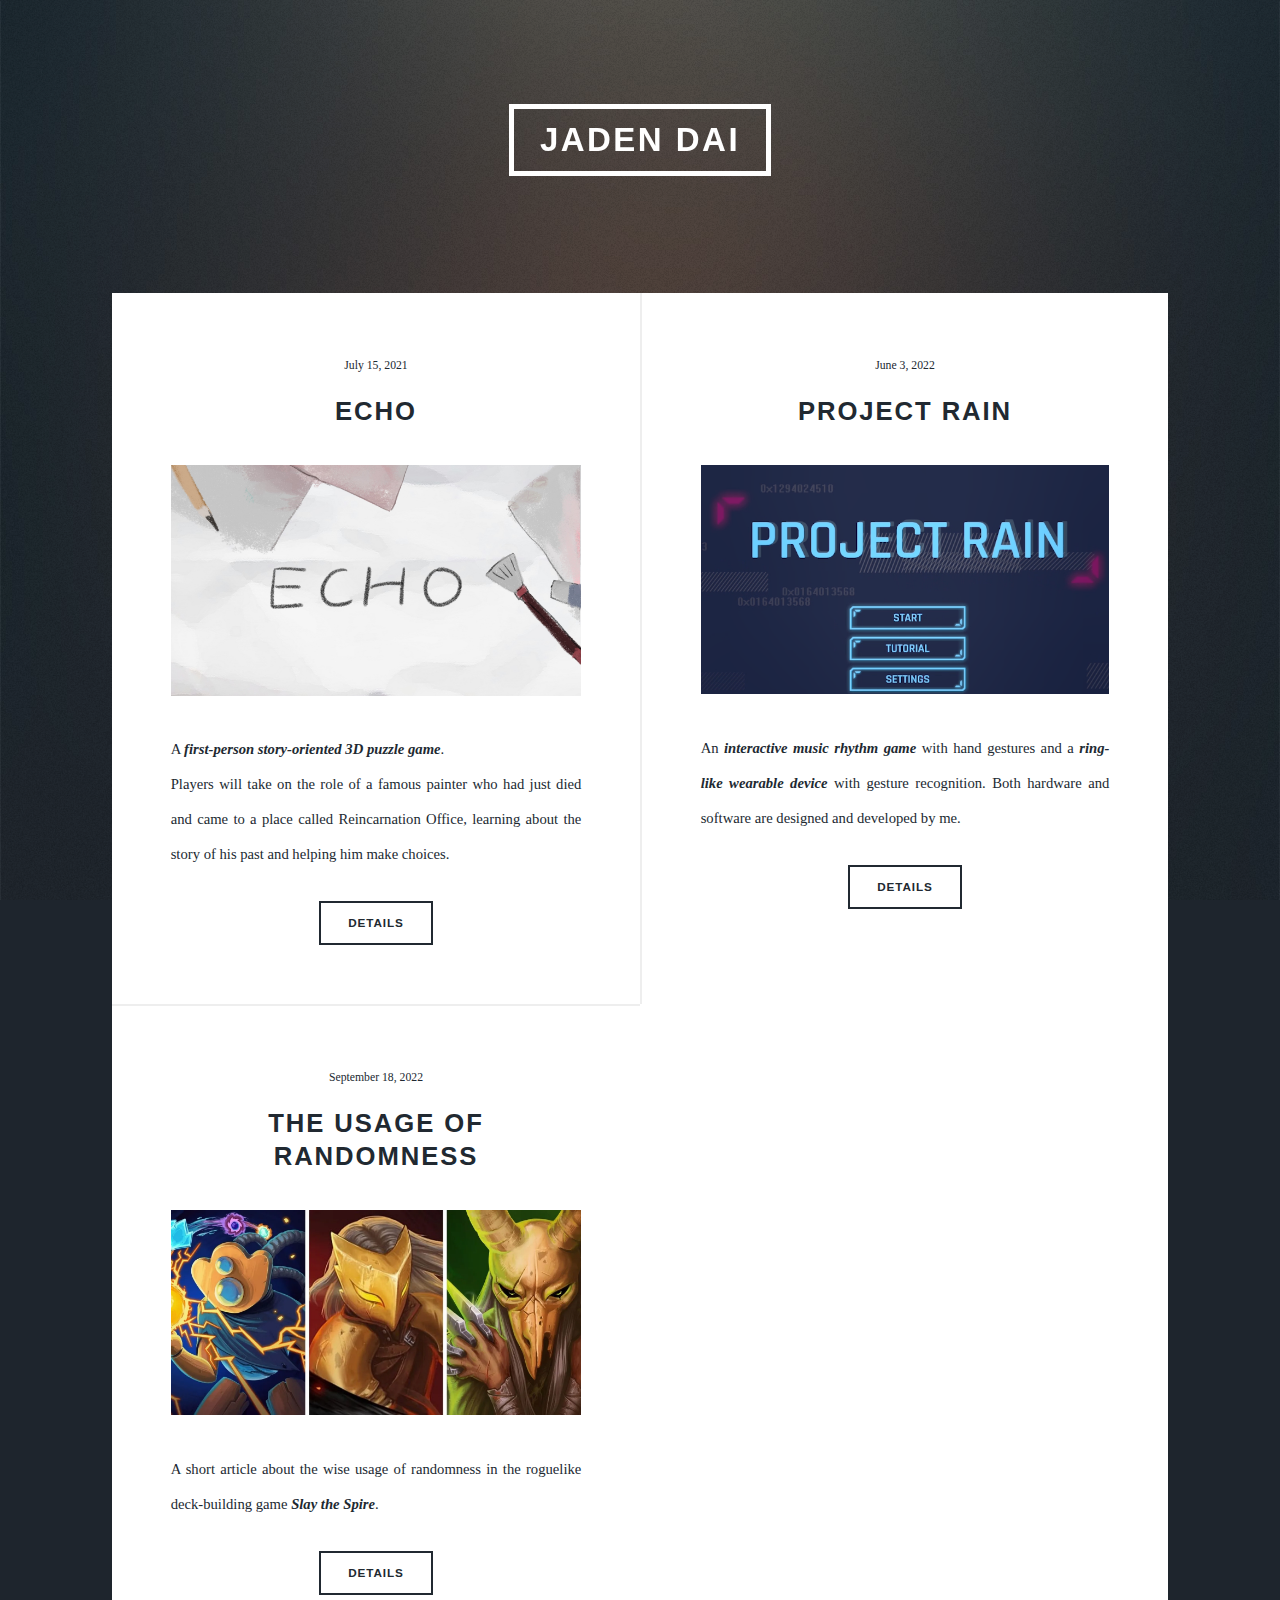
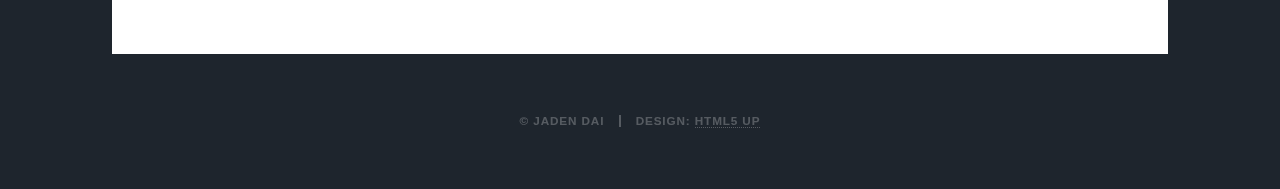
<file: index.html>
<!DOCTYPE HTML>
<!--
	Massively by HTML5 UP
	html5up.net | @ajlkn
	Free for personal and commercial use under the CCA 3.0 license (html5up.net/license)
-->
<html>
	<head>
		<title>Jaden Dai's Portfolio</title>
		<meta charset="utf-8" />
		<meta name="viewport" content="width=device-width, initial-scale=1, user-scalable=no" />
		<link rel="stylesheet" href="assets/css/main.css" />
		<noscript><link rel="stylesheet" href="assets/css/noscript.css" /></noscript>
	</head>
	<body class="is-preload">
		<!-- Wrapper -->
			<div id="wrapper" class="fade-in">
				<!-- Header -->
					<header id="header">
						<a class="logo">Jaden Dai</a>
					</header>

				<!-- Main -->
					<div id="main">

						<!-- Posts -->
							<section class="posts">
								<article>
									<header>
										<span class="date">July 15, 2021</span>
										<h2><a href="#">ECHO</h2>
									</header>
									<a href="#" class="image fit"><img src="images/echo_title.jpg" alt="" /></a>
									<p>A <b><i>first-person story-oriented 3D puzzle game</i></b>. <br>Players will take on the role of a famous painter who had just died and came to a place called Reincarnation Office, learning about the story of his past and helping him make choices.</p>
									<ul class="actions special">
										<li><a href="echo.html" class="button">Details</a></li>
									</ul>
								</article>
								<article>
									<header>
										<span class="date">June 3, 2022</span>
										<h2><a href="#">Project RAIN</h2>
									</header>
									<a href="#" class="image fit"><img src="images/title.png" alt="" /></a>
									<p>An <b><i>interactive music rhythm game</i></b> with hand gestures and a <i><b>ring-like wearable device</b></i> with gesture recognition. Both hardware and software are designed and developed by me.</p>
									<ul class="actions special">
										<li><a href="projectRain.html" class="button">Details</a></li>
									</ul>
								</article>
								<article>
									<header>
										<span class="date">September 18, 2022</span>
										<h2><a href="#">The Usage of Randomness</h2>
									</header>
									<a class="image fit"><img src="images/spire.png" alt="" /></a>
									<p>A short article about the wise usage of randomness in the roguelike deck-building game <b><i>Slay the Spire</i></b>. </p>
									<ul class="actions special">
										<li><a href="usageOfRandomness.html" class="button">Details</a></li>
									</ul>
								</article>
							</section>

					</div>

				<!-- Copyright -->
					<div id="copyright">
						<ul><li>&copy; Jaden Dai</li><li>Design: <a href="https://html5up.net">HTML5 UP</a></li></ul>
					</div>

			</div>

		<!-- Scripts -->
			<script src="assets/js/jquery.min.js"></script>
			<script src="assets/js/jquery.scrollex.min.js"></script>
			<script src="assets/js/jquery.scrolly.min.js"></script>
			<script src="assets/js/browser.min.js"></script>
			<script src="assets/js/breakpoints.min.js"></script>
			<script src="assets/js/util.js"></script>
			<script src="assets/js/main.js"></script>

	</body>
</html>
</file>
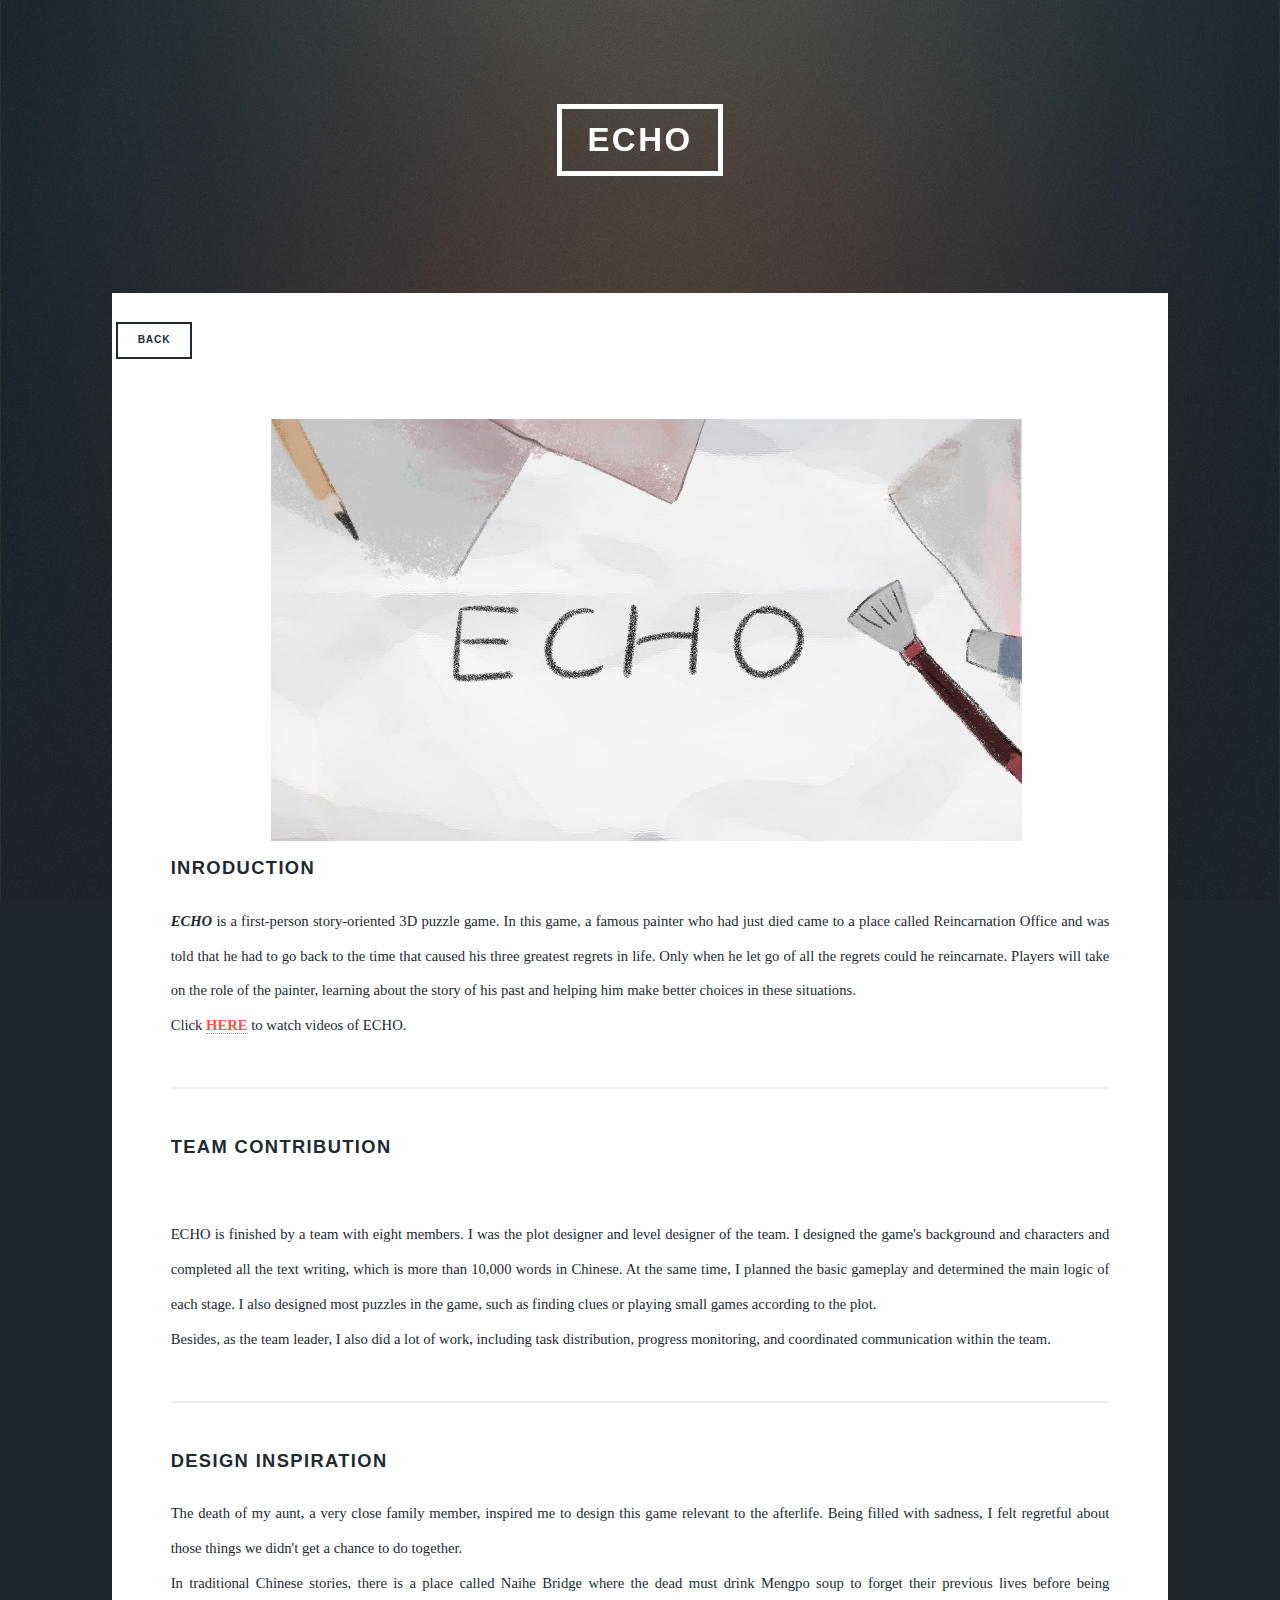
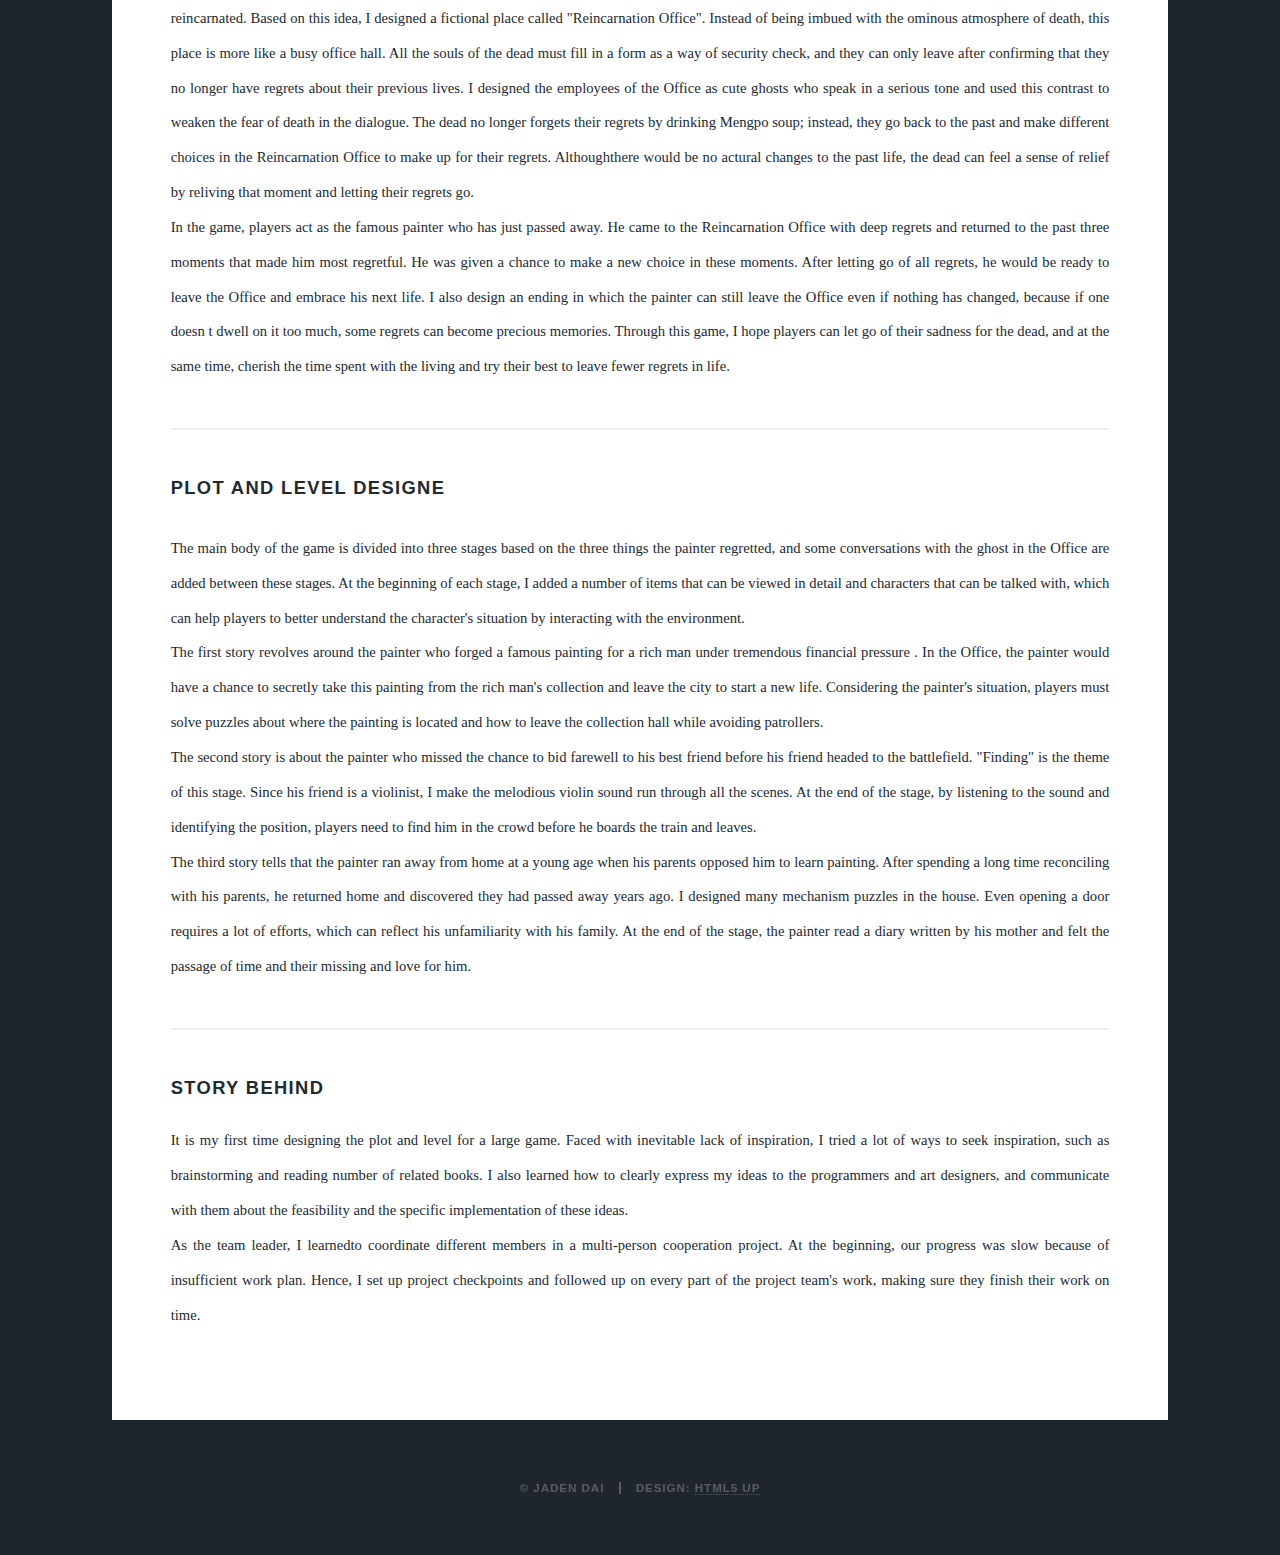
<file: echo.html>
<!DOCTYPE HTML>
<html>
	<head>
		<title>ECHO</title>
		<meta charset="utf-8" />
		<meta name="viewport" content="width=device-width, initial-scale=1, user-scalable=no" />
		<link rel="stylesheet" href="assets/css/main.css" />
		<noscript><link rel="stylesheet" href="assets/css/noscript.css" /></noscript>
	</head>
	<body class="is-preload">

		<!-- Wrapper -->
			<div id="wrapper">
				<!-- Header -->
					<header id="header">
						<a class="logo">ECHO</a>
					</header>

				<!-- Main -->
					<div id="main">

						<!-- Post -->
							<section class="post">
								<span style="position:relative; left:-55px;top:-60px"><a href="index.html" class="button small">BACK</a></span>
								<br><span style="position: relative; left: 100px"><img src="images/echo_title.jpg" style="width:80%" alt="" /></span>
								<br>
								<!-- Text stuff -->
									<h3>Inroduction</h3>
									<p>
										<i><b>ECHO</b></i> is a first-person story-oriented 3D puzzle game. In this game, a famous painter who had just died came to a place called Reincarnation Office and was told that he had to go back to the time that caused his three greatest regrets in life. Only when he let go of all the regrets could he reincarnate. Players will take on the role of the painter, learning about the story of his past and helping him make better choices in these situations.
										<br>Click <a href="echoVideo.html"><b><text style="color:#FF5050">HERE</text></b></a> to watch videos of ECHO.
									</p>

									<hr/>
									<h3>Team Contribution</h3>
									<p>
										<br>ECHO is finished by a team with eight members. I was the plot designer and level designer of the team. I designed the game's background and characters and completed all the text writing, which is more than 10,000 words in Chinese. At the same time, I planned the basic gameplay and determined the main logic of each stage.  I also designed most  puzzles in the game, such as finding clues or playing small games according to the plot.
										<br>Besides, as the team leader, I also did a lot of work, including task distribution, progress monitoring, and coordinated communication within the team.
									</p>

									<hr/>
									<h3>Design Inspiration</h3>
									<p>
										The death of my aunt, a very close family member, inspired me to design this game relevant to the afterlife. Being filled with sadness, I felt regretful about those things we didn't get a chance to do together.
										<br>In traditional Chinese stories, there is a place called Naihe Bridge where the dead must drink Mengpo soup to forget their previous lives before being reincarnated. Based on this idea, I designed a fictional place called "Reincarnation Office". Instead of being imbued with the ominous atmosphere of death, this place is more like a busy office hall. All the souls of the dead must fill in a form as a way of security check, and they can only leave after confirming that they no longer have regrets about their previous lives. I designed the employees of the Office as cute ghosts who speak in a serious tone and used this contrast to weaken the fear of death in the dialogue. The dead no longer forgets their regrets by drinking Mengpo soup; instead, they go back to the past and make different choices in the Reincarnation Office to make up for their regrets. Althoughthere would be no actural changes to the past life, the dead can feel a sense of relief by reliving that moment and letting their regrets go. 
										<br>In the game, players act as the famous painter who has just passed away. He came to the Reincarnation Office with deep regrets and returned to the past three moments that made him most regretful. He was given a chance to make a new choice in these moments. After letting go of all regrets, he would be ready to leave the Office and embrace his next life. I also  design an ending in which the painter can still leave the Office even if nothing has changed, because if one doesn t dwell on it too much, some regrets can become precious memories. Through this game, I hope players can let go of their sadness for the dead, and at the same time, cherish the time spent with the living and try their best to leave fewer regrets in life.
									</p>

									<hr/>
									<h3>Plot and Level Designe</h3>
									<p>
										<p>
											The main body of the game is divided into three stages based on the three things the painter regretted, and some conversations with the ghost in the Office are added between these stages. At the beginning of each stage, I added a number of items that can be viewed in detail and characters that can be talked with, which can help players to better understand the character's situation by interacting with the environment.
											<br>The first story revolves around the painter who forged a famous painting for a rich man under tremendous financial pressure . In the Office, the painter would have a chance to secretly take this painting from the rich man's collection and leave the city to start a new life. Considering the painter's situation, players must solve puzzles about where the painting is located and how to leave the collection hall while avoiding patrollers. 
											<br>The second story is about the painter who missed the chance to bid farewell to his best friend before his friend headed to the battlefield. "Finding" is the theme of this stage. Since his friend is a violinist, I make the melodious violin sound run through all the scenes. At the end of the stage, by listening to the sound and identifying the position, players need to find him in the crowd before he boards the train and leaves.
											<br>The third story tells that the painter ran away from home at a young age when his parents opposed him to learn painting. After spending a long time reconciling with his parents, he returned home and discovered they had passed away years ago. I designed many mechanism puzzles in the house. Even opening a door requires a lot of efforts, which can reflect his unfamiliarity with his family. At the end of the stage, the painter read a diary written by his mother and felt the passage of time and their missing and love for him. 
										</p>
									</p>

									<hr/>
									<h3>Story Behind</h3>
									<p>
										It is my first time designing the plot and level for a large game. Faced with inevitable lack of inspiration, I tried a lot of ways to seek inspiration, such as brainstorming and reading number of related books. I also learned how to clearly express my ideas to the programmers and art designers, and communicate with them about the feasibility and the specific implementation of these ideas. 
										<br>As the team leader, I learnedto coordinate different members in a multi-person cooperation project. At the beginning, our progress was slow because of insufficient work plan. Hence, I set up project checkpoints and followed up on every part of the project team's work, making sure they finish their work on time.
									</p>

							</section>
					</div>


				<!-- Copyright -->
					<div id="copyright">
						<ul><li>&copy; Jaden Dai</li><li>Design: <a href="https://html5up.net">HTML5 UP</a></li></ul>
					</div>

			</div>

		<!-- Scripts -->
			<script src="assets/js/jquery.min.js"></script>
			<script src="assets/js/jquery.scrollex.min.js"></script>
			<script src="assets/js/jquery.scrolly.min.js"></script>
			<script src="assets/js/browser.min.js"></script>
			<script src="assets/js/breakpoints.min.js"></script>
			<script src="assets/js/util.js"></script>
			<script src="assets/js/main.js"></script>

	</body>
</html>
</file>
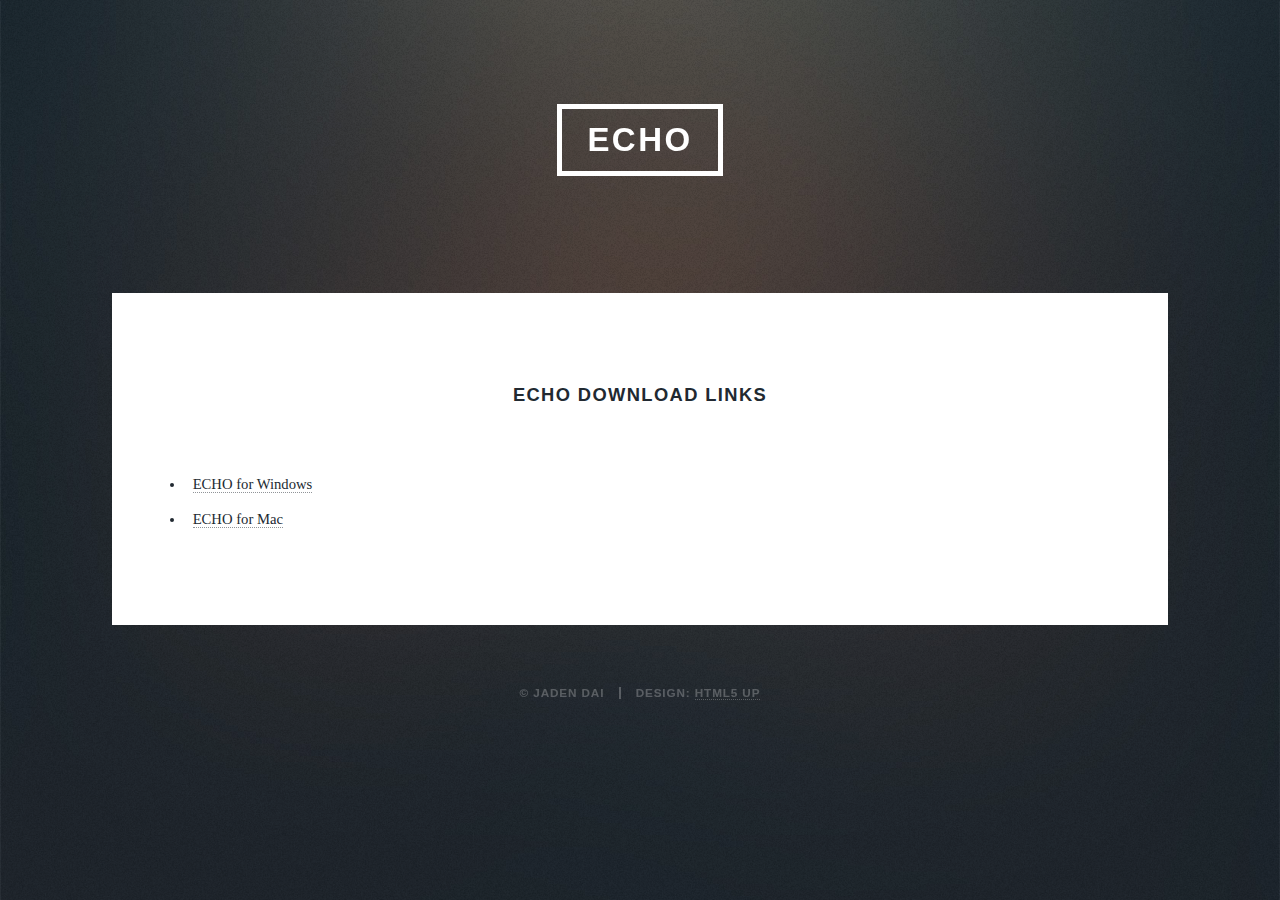
<file: echoDownload.html>
<!DOCTYPE HTML>
<html>
	<head>
		<title>ECHO Download</title>
		<meta charset="utf-8" />
		<meta name="viewport" content="width=device-width, initial-scale=1, user-scalable=no" />
		<link rel="stylesheet" href="assets/css/main.css" />
		<noscript><link rel="stylesheet" href="assets/css/noscript.css" /></noscript>
	</head>
	<body class="is-preload">

		<!-- Wrapper -->
			<div id="wrapper">
				<!-- Header -->
					<header id="header">
						<a class="logo">ECHO</a>
					</header>

				<!-- Main -->
					<div id="main">

						<!-- Post -->
							<section class="post">
								<header class="major">
									<h3>ECHO Download Links</h3>
								</header>
								<ul>
									<li><a href="assets/echo/ECHO_windows.exe" download="ECHO_windows.exe">ECHO for Windows</a></li>
									<li><a href="assets/echo/ECHO_mac.app.zip" download="ECHO_mac.zip">ECHO for Mac</a></li>
								</ul>
							</section>
					</div>


				<!-- Copyright -->
					<div id="copyright">
						<ul><li>&copy; Jaden Dai</li><li>Design: <a href="https://html5up.net">HTML5 UP</a></li></ul>
					</div>

			</div>

		<!-- Scripts -->
			<script src="assets/js/jquery.min.js"></script>
			<script src="assets/js/jquery.scrollex.min.js"></script>
			<script src="assets/js/jquery.scrolly.min.js"></script>
			<script src="assets/js/browser.min.js"></script>
			<script src="assets/js/breakpoints.min.js"></script>
			<script src="assets/js/util.js"></script>
			<script src="assets/js/main.js"></script>
	</body>
</html>
</file>
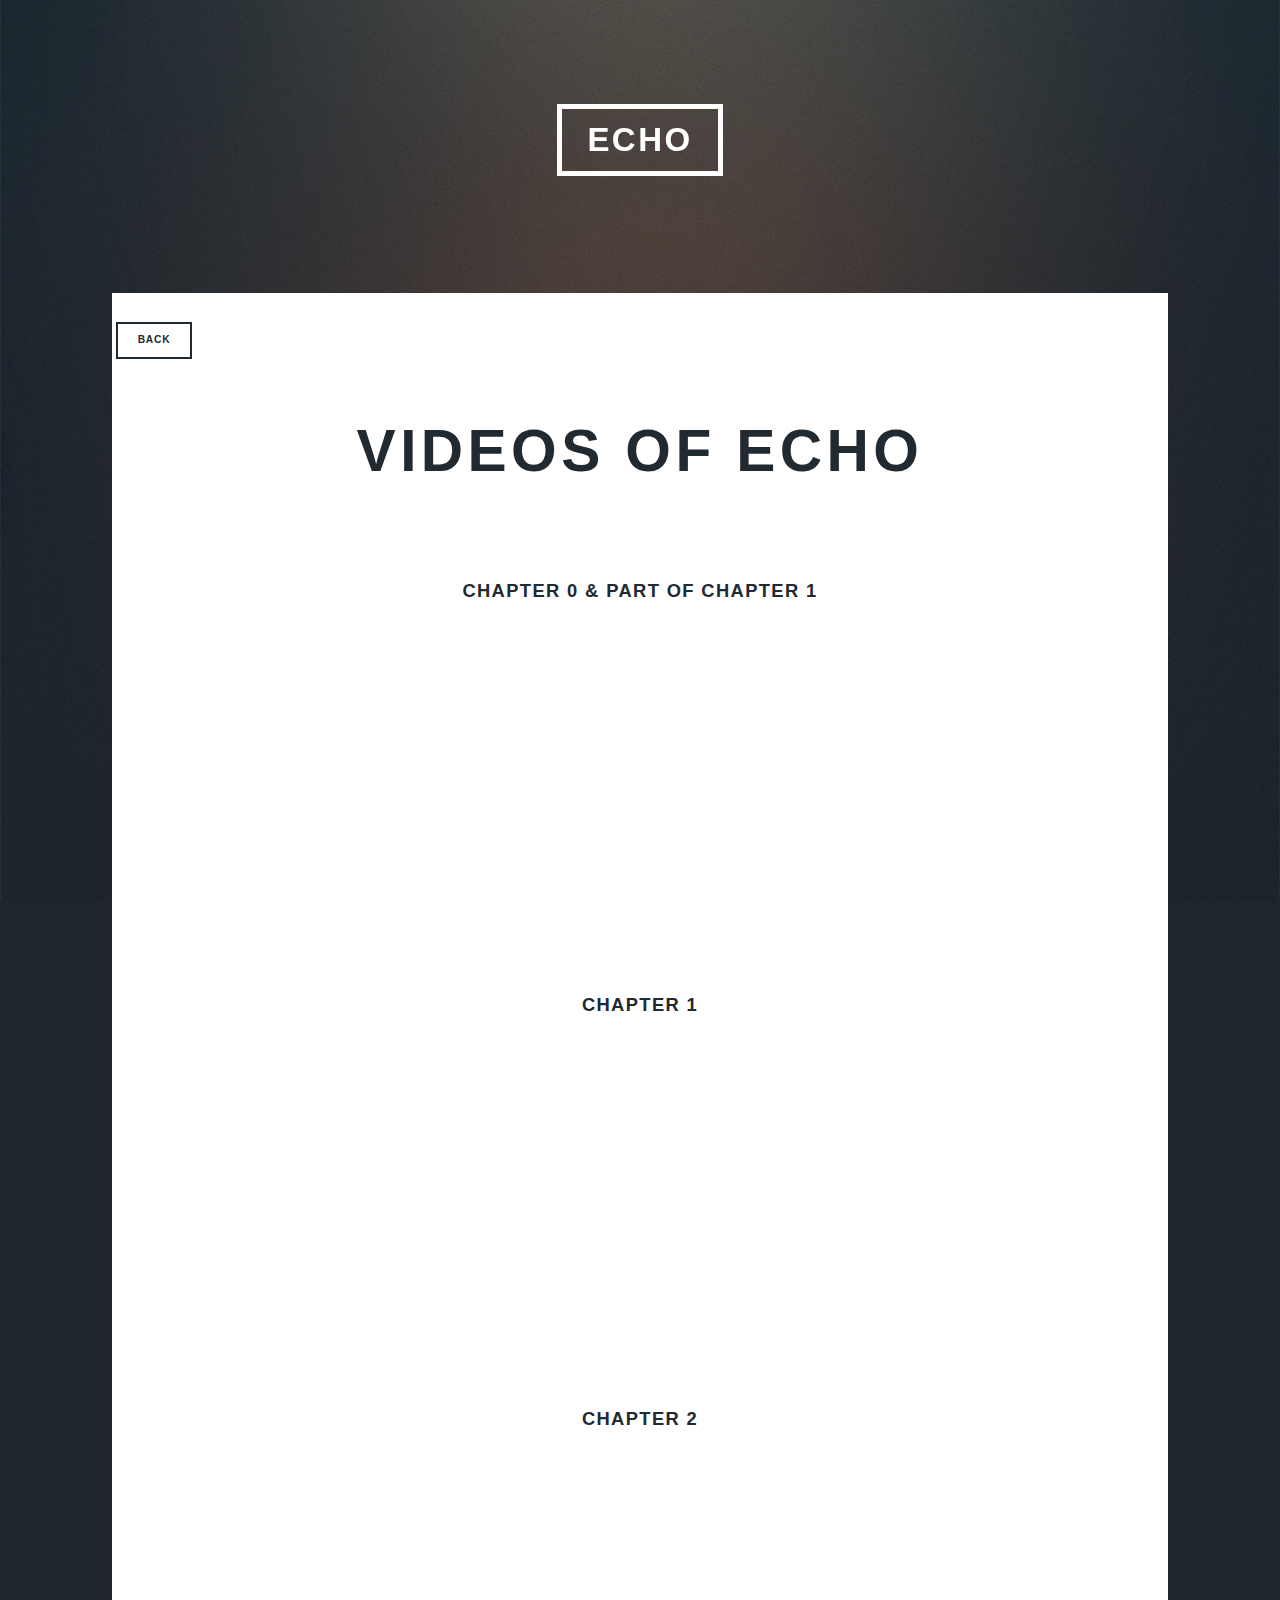
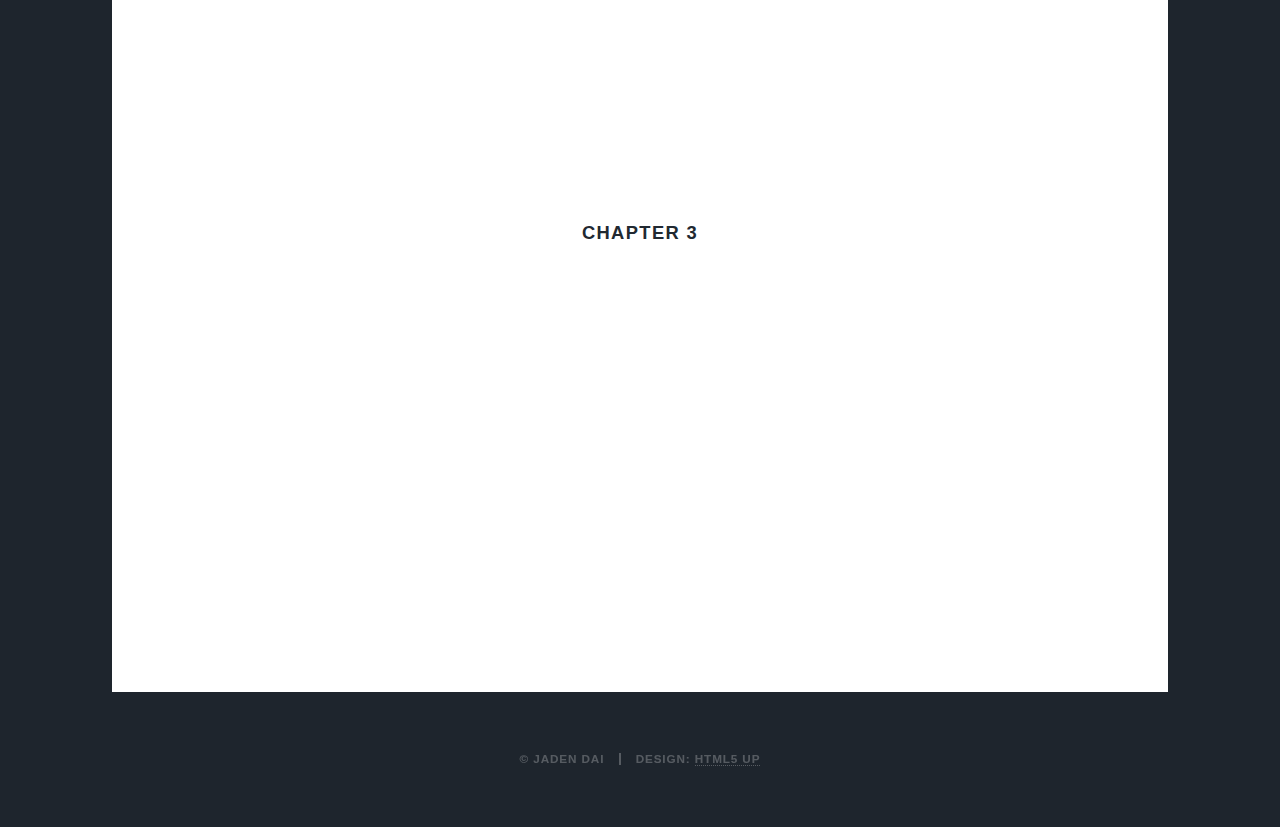
<file: echoVideo.html>
<!DOCTYPE HTML>
<html>
	<head>
		<title>ECHO Video</title>
		<meta charset="utf-8" />
		<meta name="viewport" content="width=device-width, initial-scale=1, user-scalable=no" />
		<link rel="stylesheet" href="assets/css/main.css" />
		<noscript><link rel="stylesheet" href="assets/css/noscript.css" /></noscript>
	</head>
	<body class="is-preload">

		<!-- Wrapper -->
			<div id="wrapper">
				<!-- Header -->
					<header id="header">
						<a class="logo">ECHO</a>
					</header>

				<!-- Main -->
					<div id="main">

						<!-- Post -->
							<section class="post">
								<span style="position:relative; left:-55px;top:-60px"><a href="echo.html" class="button small">BACK</a></span>
								<header class="major">
									<h2>Videos of ECHO</h2>
								</header>
								<br>
								<header class="major">
									<h3>Chapter 0 & part of Chapter 1</h3>
								</header>
								<div style="text-align: center;">
									<span style="display: inline-block;">
										<iframe width="560" height="315" src="https://www.youtube.com/embed/nErPDW879P4" title="YouTube video player" frameborder="0" allow="accelerometer; autoplay; clipboard-write; encrypted-media; gyroscope; picture-in-picture" allowfullscreen></iframe>
									</span>
								</div>
								<header class="major">
									<h3>Chapter 1</h3>
								</header>
								<div style="text-align: center;">
									<span style="display: inline-block;">
										<iframe width="560" height="315" src="https://www.youtube.com/embed/u0rElm8lphY" title="YouTube video player" frameborder="0" allow="accelerometer; autoplay; clipboard-write; encrypted-media; gyroscope; picture-in-picture" allowfullscreen></iframe>
									</span>
								</div>
								<header class="major">
									<h3>Chapter 2</h3>
								</header>
								<div style="text-align: center;">
									<span style="display: inline-block;">
										<iframe width="560" height="315" src="https://www.youtube.com/embed/hDWv7qHAvpY" title="YouTube video player" frameborder="0" allow="accelerometer; autoplay; clipboard-write; encrypted-media; gyroscope; picture-in-picture" allowfullscreen></iframe>
									</span>
								</div>
								<header class="major">
									<h3>Chapter 3</h3>
								</header>
								<div style="text-align: center;">
									<span style="display: inline-block;">
										<iframe width="560" height="315" src="https://www.youtube.com/embed/dVu2MLtL4j8" title="YouTube video player" frameborder="0" allow="accelerometer; autoplay; clipboard-write; encrypted-media; gyroscope; picture-in-picture" allowfullscreen></iframe>
									</span>
								</div>
								
							</section>
					</div>


				<!-- Copyright -->
					<div id="copyright">
						<ul><li>&copy; Jaden Dai</li><li>Design: <a href="https://html5up.net">HTML5 UP</a></li></ul>
					</div>

			</div>

		<!-- Scripts -->
			<script src="assets/js/jquery.min.js"></script>
			<script src="assets/js/jquery.scrollex.min.js"></script>
			<script src="assets/js/jquery.scrolly.min.js"></script>
			<script src="assets/js/browser.min.js"></script>
			<script src="assets/js/breakpoints.min.js"></script>
			<script src="assets/js/util.js"></script>
			<script src="assets/js/main.js"></script>
	</body>
</html>
</file>
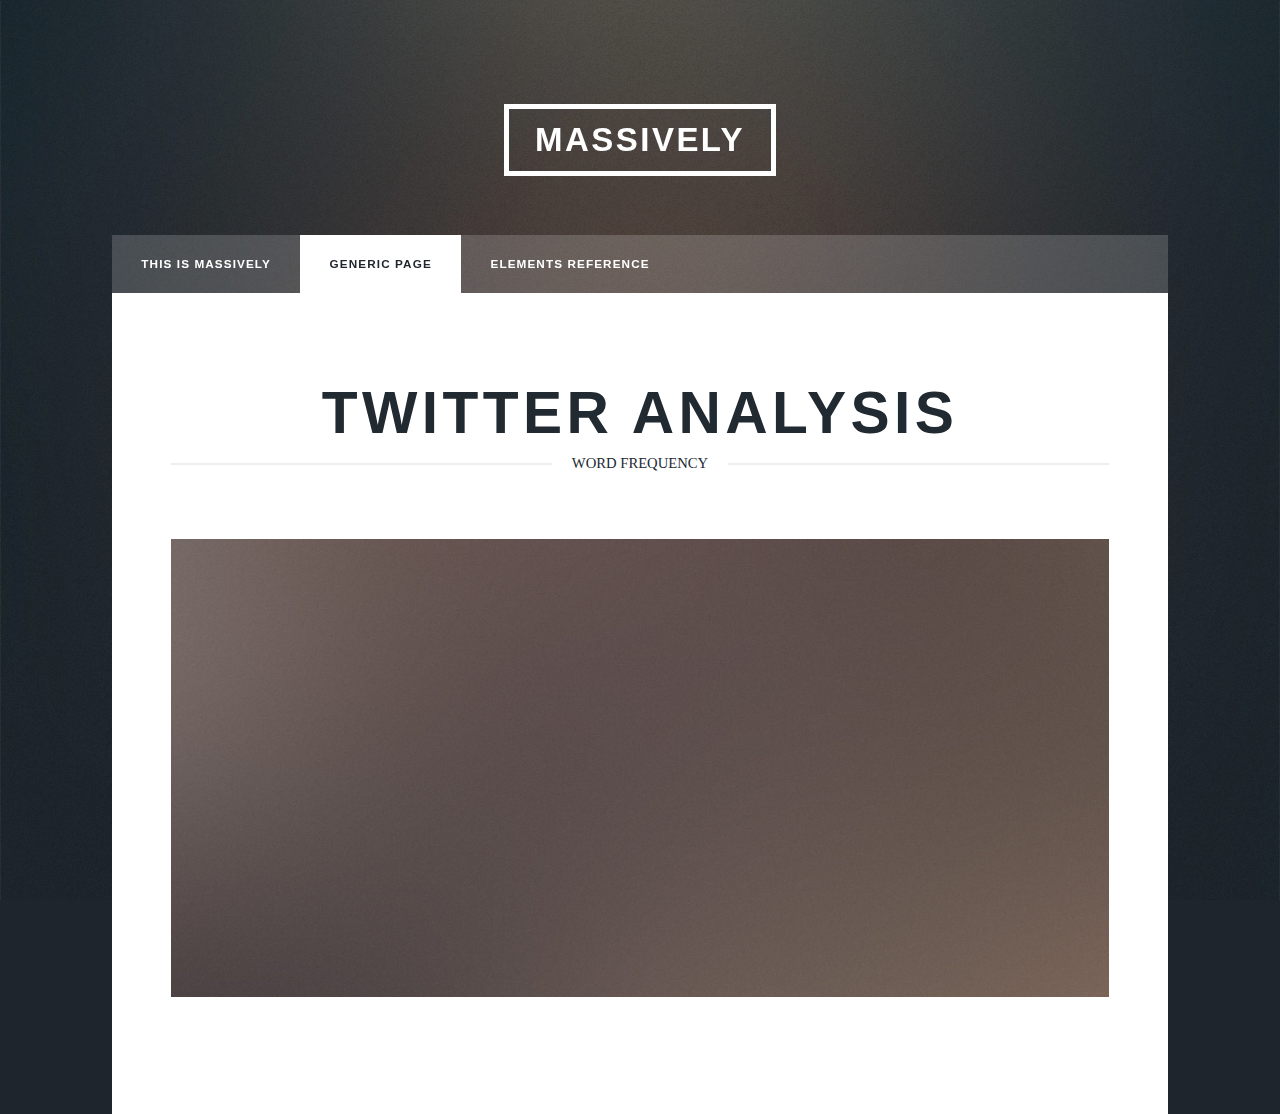
<file: generic.html>
<!DOCTYPE HTML>
<!--
	Massively by HTML5 UP
	html5up.net | @ajlkn
	Free for personal and commercial use under the CCA 3.0 license (html5up.net/license)
-->
<html>
	<head>
		<title>Generic Page - Massively by HTML5 UP</title>
		<meta charset="utf-8" />
		<meta name="viewport" content="width=device-width, initial-scale=1, user-scalable=no" />
		<link rel="stylesheet" href="assets/css/main.css" />
		<noscript><link rel="stylesheet" href="assets/css/noscript.css" /></noscript>
	</head>
	<body class="is-preload">

		<!-- Wrapper -->
			<div id="wrapper">

				<!-- Header -->
					<header id="header">
						<a href="index.html" class="logo">Massively</a>
					</header>

				<!-- Nav -->
					<nav id="nav">
						<ul class="links">
							<li><a href="index.html">This is Massively</a></li>
							<li class="active"><a href="generic.html">Generic Page</a></li>
							<li><a href="elements.html">Elements Reference</a></li>
						</ul>
					</nav>

				<!-- Main -->
					<div id="main">
						<!-- Post -->
							<section class="post">
								<header class="major">
									<h1>Twitter Analysis</h1>
									<span class="date">WORD FREQUENCY</span>
								</header>
								<div class="image main"><img src="images/pic01.jpg" alt="" /></div>
								</section>

					</div>
			</div>

		<!-- Scripts -->
			<script src="assets/js/jquery.min.js"></script>
			<script src="assets/js/jquery.scrollex.min.js"></script>
			<script src="assets/js/jquery.scrolly.min.js"></script>
			<script src="assets/js/browser.min.js"></script>
			<script src="assets/js/breakpoints.min.js"></script>
			<script src="assets/js/util.js"></script>
			<script src="assets/js/main.js"></script>

	</body>
</html>
</file>
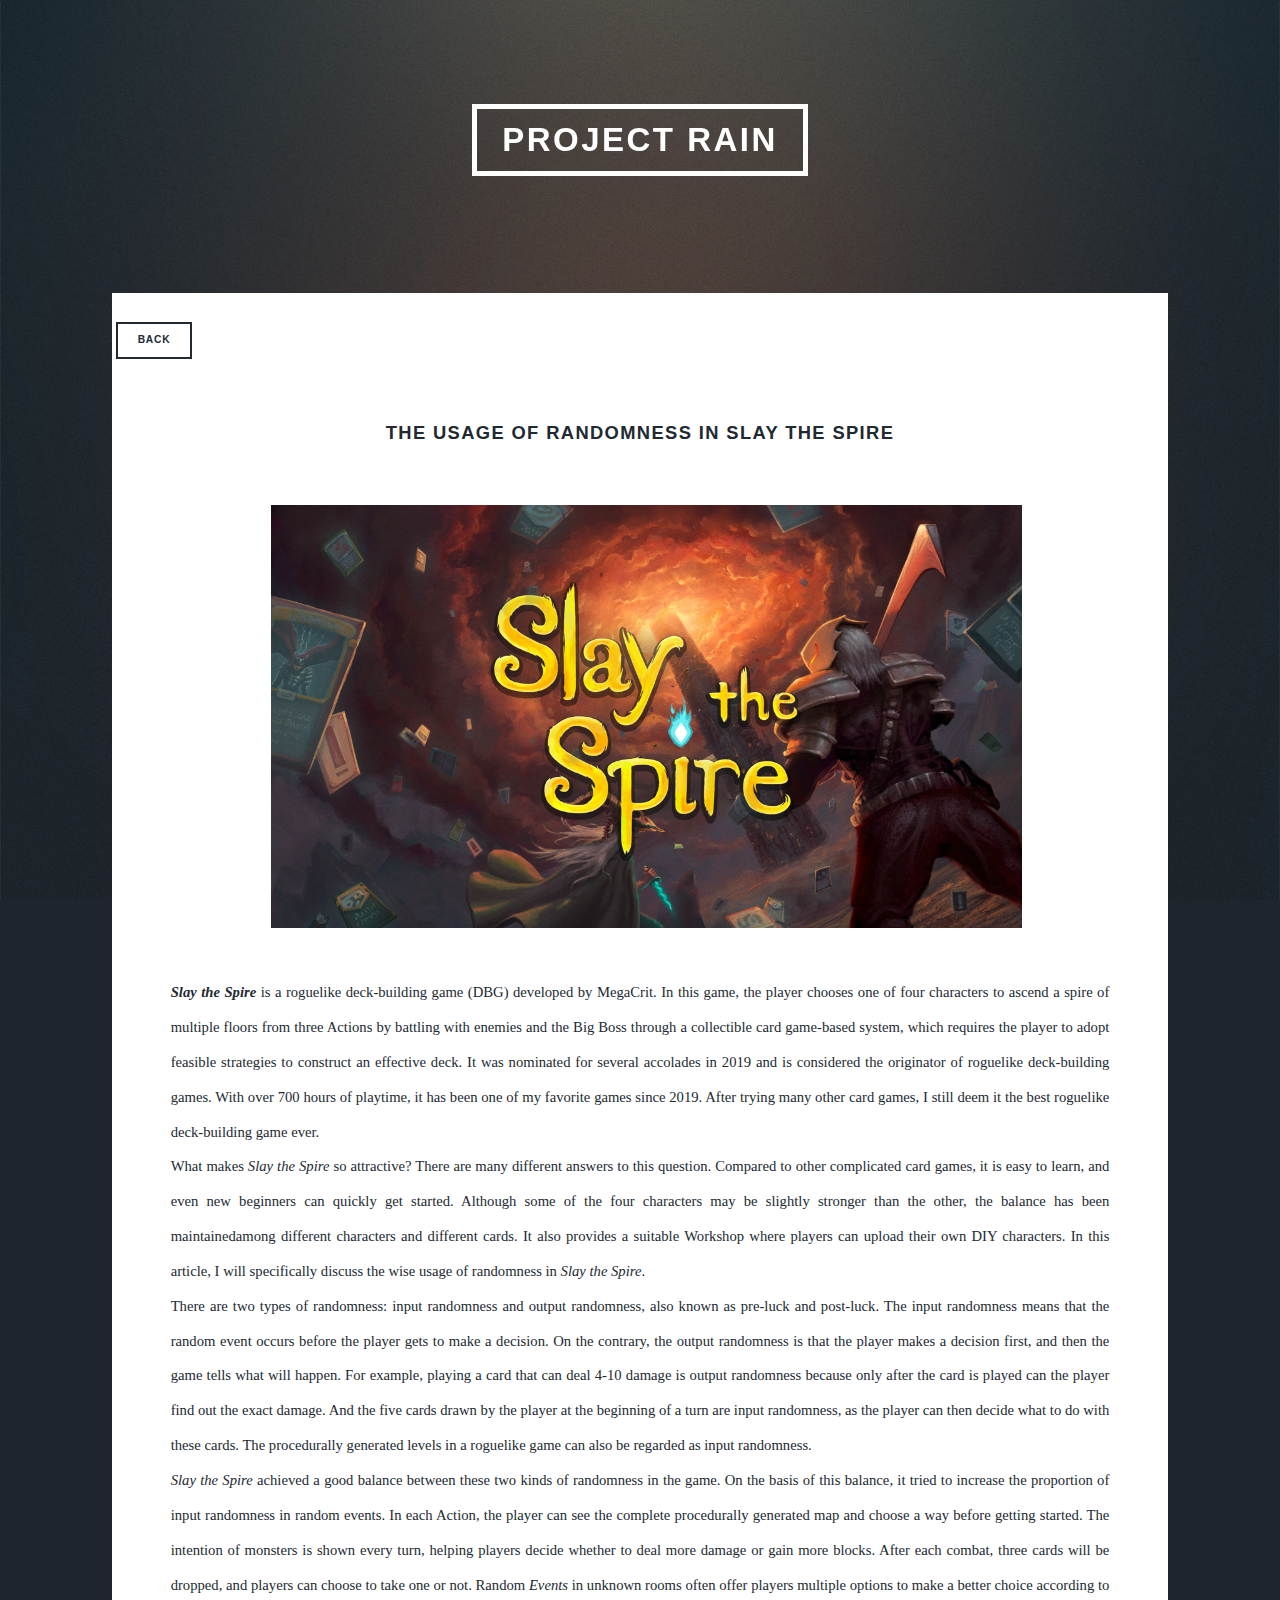
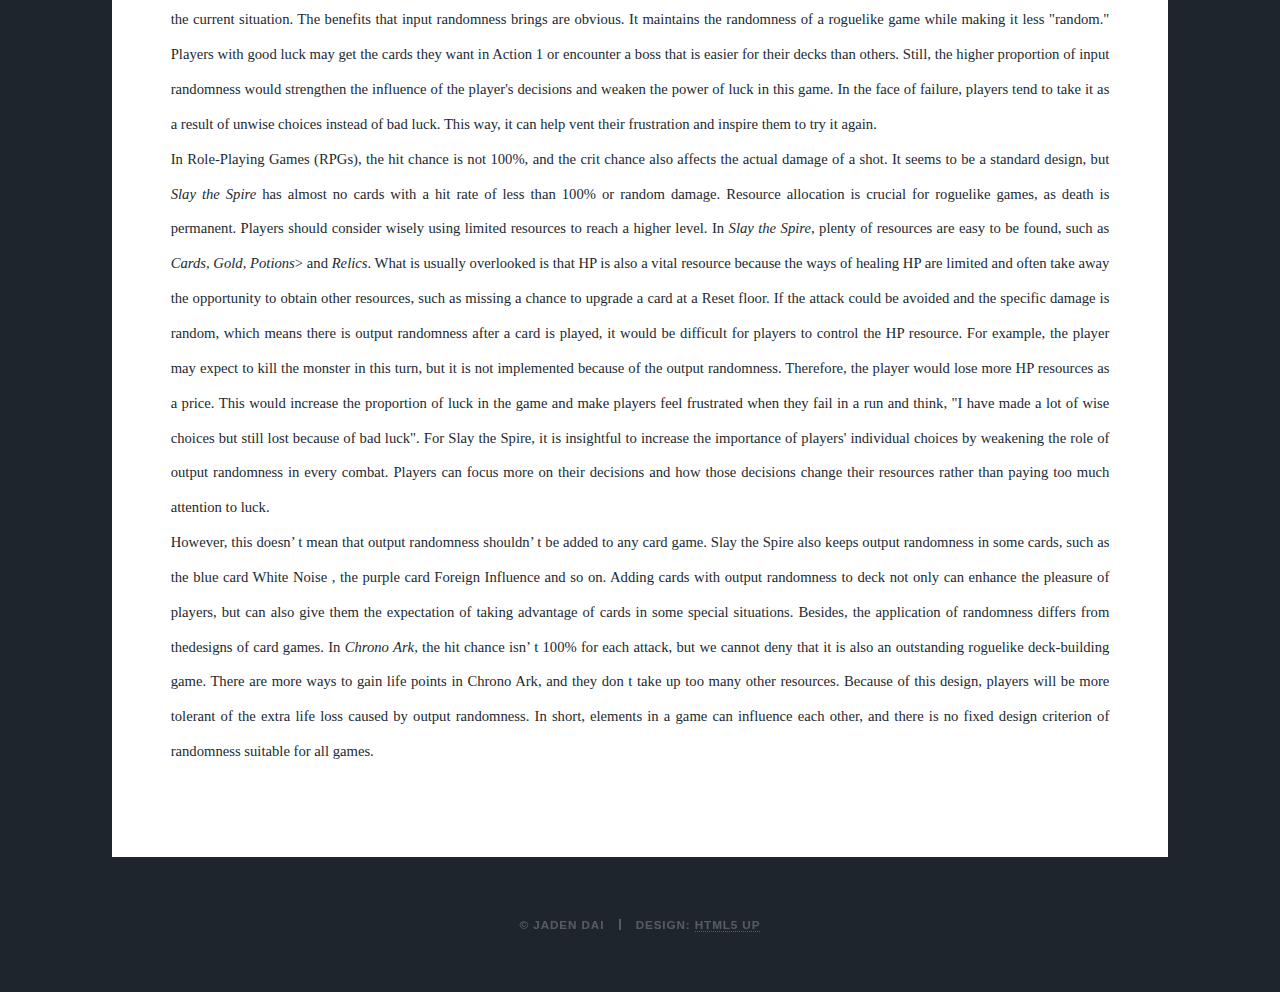
<file: usageOfRandomness.html>
<!DOCTYPE HTML>
<html>
	<head>
		<title>Usage the Randomness</title>
		<meta charset="utf-8" />
		<meta name="viewport" content="width=device-width, initial-scale=1, user-scalable=no" />
		<link rel="stylesheet" href="assets/css/main.css" />
		<noscript><link rel="stylesheet" href="assets/css/noscript.css" /></noscript>
	</head>
	<body class="is-preload">

		<!-- Wrapper -->
			<div id="wrapper">
				<!-- Header -->
					<header id="header">
						<a class="logo">PROJECT RAIN</a>
					</header>

				<!-- Main -->
					<div id="main">
						<!-- Post -->
							<section class="post">
								<span style="position:relative; left:-55px;top:-60px"><a href="index.html" class="button small">BACK</a></span>
								<header class="major">
									<h3>The Usage of Randomness in Slay the Spire</h3>
								</header>
								<span style="position: relative; left: 100px"><img src="images/slaythedpire.png" style="width:80%" alt="" /></span>
								<!-- Text stuff -->
									<p>
										<br><b><i>Slay the Spire</i></b> is a roguelike deck-building game (DBG) developed by MegaCrit. In this game, the player chooses one of four characters to ascend a spire of multiple floors from three Actions by battling with enemies and the Big Boss through a collectible card game-based system, which requires the player to  adopt feasible strategies to construct an effective deck. It was nominated for several accolades in 2019 and is considered the originator of  roguelike deck-building games. With over 700 hours of playtime, it has been one of my favorite games since 2019. After trying many other card games, I still deem it  the best roguelike deck-building game ever. 
										<br>What makes <i>Slay the Spire</i> so attractive? There are many different answers to this question. Compared to other complicated card games, it is easy to learn, and even new beginners can quickly get started. Although some of the four characters may be slightly stronger than the other, the balance has been maintainedamong different characters and  different cards. It also provides a suitable Workshop where players can upload their own DIY characters. In this article, I will specifically discuss the wise usage of randomness in <i>Slay the Spire</i>. 
										<br>There are two types of randomness: input randomness and output randomness, also known as pre-luck and post-luck. The input randomness means that the random event occurs before the player gets to make a decision. On the contrary, the output randomness is that the player makes a decision first, and then the game tells what will happen. For example, playing a card that can deal 4-10 damage is output randomness because only after the card is played can the player find out the exact damage. And the five cards drawn by the player at the beginning of a turn are input randomness, as the player can then decide what to do with these cards. The procedurally generated levels in a roguelike game can also be regarded as input randomness. 
										<br><i>Slay the Spire</i> achieved a good balance between these two kinds of randomness in the game. On the basis of this balance, it tried to increase the proportion of input randomness in random events. In each Action, the player can see the complete procedurally generated map and choose a way before getting started. The intention of monsters is shown every turn, helping players decide whether to deal more damage or gain more blocks. After each combat, three cards will be dropped, and players can choose to take one or not. Random <i>Events</i> in unknown rooms often offer players multiple options to make a better choice according to the current situation. The benefits that input randomness brings are obvious. It maintains the randomness of a roguelike game while making it less "random." Players with good luck may get the cards they want in Action 1 or encounter a boss that is easier for their decks than others. Still, the higher proportion of input randomness would strengthen the influence of the player's decisions and weaken the power of luck in this game. In the face of failure, players tend to take it as a result of unwise choices instead of  bad luck. This way, it can help vent their frustration and inspire them to try it again. 
										<br>In Role-Playing Games (RPGs), the hit chance is not 100%, and the crit chance also affects the actual damage of a shot. It seems to be a standard design, but <i>Slay the Spire</i> has almost no cards with a hit rate of less than 100% or random damage. Resource allocation is crucial for roguelike games, as death is permanent. Players should consider wisely using limited resources to reach a higher level. In <i>Slay the Spire</i>, plenty of resources are easy to be found, such as <i>Cards, Gold, Potions</i>> and <i>Relics</i>. What is usually overlooked is that HP is also a vital resource because the ways of healing HP are  limited and often take away the opportunity to obtain other resources, such as missing a chance to upgrade a card at a Reset floor. If the attack could be avoided and the specific damage is random, which means there is output randomness after a card is played, it would be difficult for players to control the HP resource. For example, the player may expect to kill the monster in this turn, but it is not implemented because of the output randomness. Therefore, the player would lose more HP resources as a price. This would increase the proportion of luck in the game and make players feel frustrated when they fail in a run and think, "I have made a lot of wise choices but still lost because of bad luck". For Slay the Spire, it is insightful to increase the importance of players' individual choices by weakening the role of output randomness in every combat. Players can focus more on their decisions and how those decisions change their resources rather than paying too much attention to luck. 
										<br>However, this doesn’ t mean that output randomness shouldn’ t be added to any card game. Slay the Spire also keeps output randomness in some cards, such as the blue card White Noise , the purple card Foreign Influence  and so on. Adding cards with output randomness to deck not only can enhance the pleasure of players, but can also give them the expectation of taking advantage of cards in some special situations. Besides, the application of randomness differs from thedesigns of card games. In <i>Chrono Ark</i>, the hit chance isn’ t 100% for each attack, but we cannot deny that it is also an outstanding roguelike deck-building game. There are more ways to gain life points in Chrono Ark, and they don t take up too many other resources. Because of this design, players will be more tolerant of the extra life loss caused by output randomness. In short, elements in a game can influence each other, and there is no fixed design criterion of randomness suitable for all games. 

									</p>


							</section>
					</div>


				<!-- Copyright -->
					<div id="copyright">
						<ul><li>&copy; Jaden Dai</li><li>Design: <a href="https://html5up.net">HTML5 UP</a></li></ul>
					</div>

			</div>

		<!-- Scripts -->
			<script src="assets/js/jquery.min.js"></script>
			<script src="assets/js/jquery.scrollex.min.js"></script>
			<script src="assets/js/jquery.scrolly.min.js"></script>
			<script src="assets/js/browser.min.js"></script>
			<script src="assets/js/breakpoints.min.js"></script>
			<script src="assets/js/util.js"></script>
			<script src="assets/js/main.js"></script>

	</body>
</html>
</file>
<file: assets/css/main.css>
@import url(fontawesome-all.min.css);
/* @import url("https://fonts.googleapis.com/css?family=Merriweather:300,700,300italic,700italic|Source+Sans+Pro:900"); */

/*
	Massively by HTML5 UP
	html5up.net | @ajlkn
	Free for personal and commercial use under the CCA 3.0 license (html5up.net/license)
*/

html, body, div, span, applet, object,
iframe, h1, h2, h3, h4, h5, h6, p, blockquote,
pre, a, abbr, acronym, address, big, cite,
code, del, dfn, em, img, ins, kbd, q, s, samp,
small, strike, strong, sub, sup, tt, var, b,
u, i, center, dl, dt, dd, ol, ul, li, fieldset,
form, label, legend, table, caption, tbody,
tfoot, thead, tr, th, td, article, aside,
canvas, details, embed, figure, figcaption,
footer, header, hgroup, menu, nav, output, ruby,
section, summary, time, mark, audio, video {
	margin: 0;
	padding: 0;
	border: 0;
	font-size: 100%;
	font: inherit;
	vertical-align: baseline;}

article, aside, details, figcaption, figure,
footer, header, hgroup, menu, nav, section {
	display: block;}

body {
	line-height: 1;
}

ol, ul {
	list-style: none;
}

blockquote, q {
	quotes: none;
}

	blockquote:before, blockquote:after, q:before, q:after {
		content: '';
		content: none;
	}

table {
	border-collapse: collapse;
	border-spacing: 0;
}

body {
	-webkit-text-size-adjust: none;
}

mark {
	background-color: transparent;
	color: inherit;
}

input::-moz-focus-inner {
	border: 0;
	padding: 0;
}

input, select, textarea {
	-moz-appearance: none;
	-webkit-appearance: none;
	-ms-appearance: none;
	appearance: none;
}

/* Basic */

	@-ms-viewport {
		width: device-width;
	}

	body {
		-ms-overflow-style: scrollbar;
	}

	@media screen and (max-width: 480px) {

		html, body {
			min-width: 320px;
		}

	}

	html {
		box-sizing: border-box;
	}

	*, *:before, *:after {
		box-sizing: inherit;
	}

	body {
		background-color: #1e252d;
	}

		body.is-preload *, body.is-preload *:before, body.is-preload *:after {
			-moz-animation: none !important;
			-webkit-animation: none !important;
			-ms-animation: none !important;
			animation: none !important;
			-moz-transition: none !important;
			-webkit-transition: none !important;
			-ms-transition: none !important;
			transition: none !important;
		}

/* Type */

	html {
		font-size: 16pt;
	}

		@media screen and (max-width: 1680px) {

			html {
				font-size: 12pt;
			}

		}

		@media screen and (max-width: 1280px) {

			html {
				font-size: 11pt;
			}

		}

		@media screen and (max-width: 360px) {

			html {
				font-size: 10pt;
			}

		}

	body {
		color: #212931;
	}

	body, input, select, textarea {
		font-family: "Merriweather", Georgia, serif;
		font-weight: 300;
		font-size: 1rem;
		line-height: 2.375;
	}

	a {
		-moz-transition: color 0.2s ease-in-out, background-color 0.2s ease-in-out, border-color 0.2s ease-in-out, box-shadow 0.2s ease-in-out;
		-webkit-transition: color 0.2s ease-in-out, background-color 0.2s ease-in-out, border-color 0.2s ease-in-out, box-shadow 0.2s ease-in-out;
		-ms-transition: color 0.2s ease-in-out, background-color 0.2s ease-in-out, border-color 0.2s ease-in-out, box-shadow 0.2s ease-in-out;
		transition: color 0.2s ease-in-out, background-color 0.2s ease-in-out, border-color 0.2s ease-in-out, box-shadow 0.2s ease-in-out;
		border-bottom: dotted 1px;
		text-decoration: none;
	}

		a:hover {
			border-bottom-color: transparent;
		}

	strong, b {
		font-weight: 600;
	}

	em, i {
		font-style: italic;
	}

	p {
		text-align: justify;
		margin: 0 0 2rem 0;
	}

	h1, h2, h3, h4, h5, h6 {
		font-family: "Source Sans Pro", Helvetica, sans-serif;
		font-weight: 900;
		line-height: 1.5;
		letter-spacing: 0.075em;
		text-transform: uppercase;
		margin: 0 0 1rem 0;
	}

		h1 a, h2 a, h3 a, h4 a, h5 a, h6 a {
			border-bottom: 0;
			color: inherit;
			text-decoration: none;
		}

	h1 {
		font-size: 4rem;
		line-height: 1.1;
		margin: 0 0 2rem 0;
	}

	h2 {
		font-size: 1.75rem;
		line-height: 1.3;
		margin: 0 0 1.5rem 0;
	}

	h3 {
		font-size: 1.25rem;
		margin: 0 0 1.5rem 0;
	}

	h4 {
		font-size: 1rem;
	}

	h5 {
		font-size: 0.9rem;
	}

	h6 {
		font-size: 0.8rem;
	}

	sub {
		font-size: 0.8rem;
		position: relative;
		top: 0.5rem;
	}

	sup {
		font-size: 0.8rem;
		position: relative;
		top: -0.5rem;
	}

	blockquote {
		border-left: solid 4px;
		font-style: italic;
		margin: 0 0 2rem 0;
		padding: 0.5rem 0 0.5rem 2rem;
	}

	code {
		border: solid 2px;
		font-family: "Courier New", monospace;
		font-size: 0.9rem;
		margin: 0 0.25rem;
		padding: 0.25rem 0.65rem;
	}

	pre {
		-webkit-overflow-scrolling: touch;
		font-family: "Courier New", monospace;
		font-size: 0.9rem;
		margin: 0 0 2rem 0;
	}

		pre code {
			display: block;
			line-height: 1.75;
			padding: 1rem 1.5rem;
			overflow-x: auto;
		}

	hr {
		border: 0;
		border-bottom: solid 2px;
		margin: 3rem 0;
	}

		hr.major {
			margin: 5rem 0;
		}

	.align-left {
		text-align: left;
	}

	.align-center {
		text-align: center;
	}

	.align-right {
		text-align: right;
	}

	input, select, textarea {
		color: #212931;
	}

	a {
		color: #212931;
		border-bottom-color: rgba(33, 41, 49, 0.5);
	}

		a:hover {
			border-bottom-color: transparent;
			color: #18bfef !important;
		}

	strong, b {
		color: #212931;
	}

	h1, h2, h3, h4, h5, h6 {
		color: #212931;
	}

	blockquote {
		border-left-color: #eeeeee;
	}

	code {
		background: rgba(220, 220, 220, 0.25);
		border-color: #eeeeee;
	}

	hr {
		border-bottom-color: #eeeeee;
	}

/* Row */

	.row {
		display: flex;
		flex-wrap: wrap;
		box-sizing: border-box;
		align-items: stretch;
	}

		.row > * {
			box-sizing: border-box;
		}

		.row.gtr-uniform > * > :last-child {
			margin-bottom: 0;
		}

		.row.aln-left {
			justify-content: flex-start;
		}

		.row.aln-center {
			justify-content: center;
		}

		.row.aln-right {
			justify-content: flex-end;
		}

		.row.aln-top {
			align-items: flex-start;
		}

		.row.aln-middle {
			align-items: center;
		}

		.row.aln-bottom {
			align-items: flex-end;
		}

		.row > .imp {
			order: -1;
		}

		.row > .col-1 {
			width: 8.33333%;
		}

		.row > .off-1 {
			margin-left: 8.33333%;
		}

		.row > .col-2 {
			width: 16.66667%;
		}

		.row > .off-2 {
			margin-left: 16.66667%;
		}

		.row > .col-3 {
			width: 25%;
		}

		.row > .off-3 {
			margin-left: 25%;
		}

		.row > .col-4 {
			width: 33.33333%;
		}

		.row > .off-4 {
			margin-left: 33.33333%;
		}

		.row > .col-5 {
			width: 41.66667%;
		}

		.row > .off-5 {
			margin-left: 41.66667%;
		}

		.row > .col-6 {
			width: 50%;
		}

		.row > .off-6 {
			margin-left: 50%;
		}

		.row > .col-7 {
			width: 58.33333%;
		}

		.row > .off-7 {
			margin-left: 58.33333%;
		}

		.row > .col-8 {
			width: 66.66667%;
		}

		.row > .off-8 {
			margin-left: 66.66667%;
		}

		.row > .col-9 {
			width: 75%;
		}

		.row > .off-9 {
			margin-left: 75%;
		}

		.row > .col-10 {
			width: 83.33333%;
		}

		.row > .off-10 {
			margin-left: 83.33333%;
		}

		.row > .col-11 {
			width: 91.66667%;
		}

		.row > .off-11 {
			margin-left: 91.66667%;
		}

		.row > .col-12 {
			width: 100%;
		}

		.row > .off-12 {
			margin-left: 100%;
		}

		.row.gtr-0 {
			margin-top: 0;
			margin-left: 0rem;
		}

			.row.gtr-0 > * {
				padding: 0 0 0 0rem;
			}

			.row.gtr-0.gtr-uniform {
				margin-top: 0rem;
			}

				.row.gtr-0.gtr-uniform > * {
					padding-top: 0rem;
				}

		.row.gtr-25 {
			margin-top: 0;
			margin-left: -0.375rem;
		}

			.row.gtr-25 > * {
				padding: 0 0 0 0.375rem;
			}

			.row.gtr-25.gtr-uniform {
				margin-top: -0.375rem;
			}

				.row.gtr-25.gtr-uniform > * {
					padding-top: 0.375rem;
				}

		.row.gtr-50 {
			margin-top: 0;
			margin-left: -0.75rem;
		}

			.row.gtr-50 > * {
				padding: 0 0 0 0.75rem;
			}

			.row.gtr-50.gtr-uniform {
				margin-top: -0.75rem;
			}

				.row.gtr-50.gtr-uniform > * {
					padding-top: 0.75rem;
				}

		.row {
			margin-top: 0;
			margin-left: -1.5rem;
		}

			.row > * {
				padding: 0 0 0 1.5rem;
			}

			.row.gtr-uniform {
				margin-top: -1.5rem;
			}

				.row.gtr-uniform > * {
					padding-top: 1.5rem;
				}

		.row.gtr-150 {
			margin-top: 0;
			margin-left: -2.25rem;
		}

			.row.gtr-150 > * {
				padding: 0 0 0 2.25rem;
			}

			.row.gtr-150.gtr-uniform {
				margin-top: -2.25rem;
			}

				.row.gtr-150.gtr-uniform > * {
					padding-top: 2.25rem;
				}

		.row.gtr-200 {
			margin-top: 0;
			margin-left: -3rem;
		}

			.row.gtr-200 > * {
				padding: 0 0 0 3rem;
			}

			.row.gtr-200.gtr-uniform {
				margin-top: -3rem;
			}

				.row.gtr-200.gtr-uniform > * {
					padding-top: 3rem;
				}

		@media screen and (max-width: 1680px) {

			.row {
				display: flex;
				flex-wrap: wrap;
				box-sizing: border-box;
				align-items: stretch;
			}

				.row > * {
					box-sizing: border-box;
				}

				.row.gtr-uniform > * > :last-child {
					margin-bottom: 0;
				}

				.row.aln-left {
					justify-content: flex-start;
				}

				.row.aln-center {
					justify-content: center;
				}

				.row.aln-right {
					justify-content: flex-end;
				}

				.row.aln-top {
					align-items: flex-start;
				}

				.row.aln-middle {
					align-items: center;
				}

				.row.aln-bottom {
					align-items: flex-end;
				}

				.row > .imp-xlarge {
					order: -1;
				}

				.row > .col-1-xlarge {
					width: 8.33333%;
				}

				.row > .off-1-xlarge {
					margin-left: 8.33333%;
				}

				.row > .col-2-xlarge {
					width: 16.66667%;
				}

				.row > .off-2-xlarge {
					margin-left: 16.66667%;
				}

				.row > .col-3-xlarge {
					width: 25%;
				}

				.row > .off-3-xlarge {
					margin-left: 25%;
				}

				.row > .col-4-xlarge {
					width: 33.33333%;
				}

				.row > .off-4-xlarge {
					margin-left: 33.33333%;
				}

				.row > .col-5-xlarge {
					width: 41.66667%;
				}

				.row > .off-5-xlarge {
					margin-left: 41.66667%;
				}

				.row > .col-6-xlarge {
					width: 50%;
				}

				.row > .off-6-xlarge {
					margin-left: 50%;
				}

				.row > .col-7-xlarge {
					width: 58.33333%;
				}

				.row > .off-7-xlarge {
					margin-left: 58.33333%;
				}

				.row > .col-8-xlarge {
					width: 66.66667%;
				}

				.row > .off-8-xlarge {
					margin-left: 66.66667%;
				}

				.row > .col-9-xlarge {
					width: 75%;
				}

				.row > .off-9-xlarge {
					margin-left: 75%;
				}

				.row > .col-10-xlarge {
					width: 83.33333%;
				}

				.row > .off-10-xlarge {
					margin-left: 83.33333%;
				}

				.row > .col-11-xlarge {
					width: 91.66667%;
				}

				.row > .off-11-xlarge {
					margin-left: 91.66667%;
				}

				.row > .col-12-xlarge {
					width: 100%;
				}

				.row > .off-12-xlarge {
					margin-left: 100%;
				}

				.row.gtr-0 {
					margin-top: 0;
					margin-left: 0rem;
				}

					.row.gtr-0 > * {
						padding: 0 0 0 0rem;
					}

					.row.gtr-0.gtr-uniform {
						margin-top: 0rem;
					}

						.row.gtr-0.gtr-uniform > * {
							padding-top: 0rem;
						}

				.row.gtr-25 {
					margin-top: 0;
					margin-left: -0.375rem;
				}

					.row.gtr-25 > * {
						padding: 0 0 0 0.375rem;
					}

					.row.gtr-25.gtr-uniform {
						margin-top: -0.375rem;
					}

						.row.gtr-25.gtr-uniform > * {
							padding-top: 0.375rem;
						}

				.row.gtr-50 {
					margin-top: 0;
					margin-left: -0.75rem;
				}

					.row.gtr-50 > * {
						padding: 0 0 0 0.75rem;
					}

					.row.gtr-50.gtr-uniform {
						margin-top: -0.75rem;
					}

						.row.gtr-50.gtr-uniform > * {
							padding-top: 0.75rem;
						}

				.row {
					margin-top: 0;
					margin-left: -1.5rem;
				}

					.row > * {
						padding: 0 0 0 1.5rem;
					}

					.row.gtr-uniform {
						margin-top: -1.5rem;
					}

						.row.gtr-uniform > * {
							padding-top: 1.5rem;
						}

				.row.gtr-150 {
					margin-top: 0;
					margin-left: -2.25rem;
				}

					.row.gtr-150 > * {
						padding: 0 0 0 2.25rem;
					}

					.row.gtr-150.gtr-uniform {
						margin-top: -2.25rem;
					}

						.row.gtr-150.gtr-uniform > * {
							padding-top: 2.25rem;
						}

				.row.gtr-200 {
					margin-top: 0;
					margin-left: -3rem;
				}

					.row.gtr-200 > * {
						padding: 0 0 0 3rem;
					}

					.row.gtr-200.gtr-uniform {
						margin-top: -3rem;
					}

						.row.gtr-200.gtr-uniform > * {
							padding-top: 3rem;
						}

		}

		@media screen and (max-width: 1280px) {

			.row {
				display: flex;
				flex-wrap: wrap;
				box-sizing: border-box;
				align-items: stretch;
			}

				.row > * {
					box-sizing: border-box;
				}

				.row.gtr-uniform > * > :last-child {
					margin-bottom: 0;
				}

				.row.aln-left {
					justify-content: flex-start;
				}

				.row.aln-center {
					justify-content: center;
				}

				.row.aln-right {
					justify-content: flex-end;
				}

				.row.aln-top {
					align-items: flex-start;
				}

				.row.aln-middle {
					align-items: center;
				}

				.row.aln-bottom {
					align-items: flex-end;
				}

				.row > .imp-large {
					order: -1;
				}

				.row > .col-1-large {
					width: 8.33333%;
				}

				.row > .off-1-large {
					margin-left: 8.33333%;
				}

				.row > .col-2-large {
					width: 16.66667%;
				}

				.row > .off-2-large {
					margin-left: 16.66667%;
				}

				.row > .col-3-large {
					width: 25%;
				}

				.row > .off-3-large {
					margin-left: 25%;
				}

				.row > .col-4-large {
					width: 33.33333%;
				}

				.row > .off-4-large {
					margin-left: 33.33333%;
				}

				.row > .col-5-large {
					width: 41.66667%;
				}

				.row > .off-5-large {
					margin-left: 41.66667%;
				}

				.row > .col-6-large {
					width: 50%;
				}

				.row > .off-6-large {
					margin-left: 50%;
				}

				.row > .col-7-large {
					width: 58.33333%;
				}

				.row > .off-7-large {
					margin-left: 58.33333%;
				}

				.row > .col-8-large {
					width: 66.66667%;
				}

				.row > .off-8-large {
					margin-left: 66.66667%;
				}

				.row > .col-9-large {
					width: 75%;
				}

				.row > .off-9-large {
					margin-left: 75%;
				}

				.row > .col-10-large {
					width: 83.33333%;
				}

				.row > .off-10-large {
					margin-left: 83.33333%;
				}

				.row > .col-11-large {
					width: 91.66667%;
				}

				.row > .off-11-large {
					margin-left: 91.66667%;
				}

				.row > .col-12-large {
					width: 100%;
				}

				.row > .off-12-large {
					margin-left: 100%;
				}

				.row.gtr-0 {
					margin-top: 0;
					margin-left: 0rem;
				}

					.row.gtr-0 > * {
						padding: 0 0 0 0rem;
					}

					.row.gtr-0.gtr-uniform {
						margin-top: 0rem;
					}

						.row.gtr-0.gtr-uniform > * {
							padding-top: 0rem;
						}

				.row.gtr-25 {
					margin-top: 0;
					margin-left: -0.375rem;
				}

					.row.gtr-25 > * {
						padding: 0 0 0 0.375rem;
					}

					.row.gtr-25.gtr-uniform {
						margin-top: -0.375rem;
					}

						.row.gtr-25.gtr-uniform > * {
							padding-top: 0.375rem;
						}

				.row.gtr-50 {
					margin-top: 0;
					margin-left: -0.75rem;
				}

					.row.gtr-50 > * {
						padding: 0 0 0 0.75rem;
					}

					.row.gtr-50.gtr-uniform {
						margin-top: -0.75rem;
					}

						.row.gtr-50.gtr-uniform > * {
							padding-top: 0.75rem;
						}

				.row {
					margin-top: 0;
					margin-left: -1.5rem;
				}

					.row > * {
						padding: 0 0 0 1.5rem;
					}

					.row.gtr-uniform {
						margin-top: -1.5rem;
					}

						.row.gtr-uniform > * {
							padding-top: 1.5rem;
						}

				.row.gtr-150 {
					margin-top: 0;
					margin-left: -2.25rem;
				}

					.row.gtr-150 > * {
						padding: 0 0 0 2.25rem;
					}

					.row.gtr-150.gtr-uniform {
						margin-top: -2.25rem;
					}

						.row.gtr-150.gtr-uniform > * {
							padding-top: 2.25rem;
						}

				.row.gtr-200 {
					margin-top: 0;
					margin-left: -3rem;
				}

					.row.gtr-200 > * {
						padding: 0 0 0 3rem;
					}

					.row.gtr-200.gtr-uniform {
						margin-top: -3rem;
					}

						.row.gtr-200.gtr-uniform > * {
							padding-top: 3rem;
						}

		}

		@media screen and (max-width: 980px) {

			.row {
				display: flex;
				flex-wrap: wrap;
				box-sizing: border-box;
				align-items: stretch;
			}

				.row > * {
					box-sizing: border-box;
				}

				.row.gtr-uniform > * > :last-child {
					margin-bottom: 0;
				}

				.row.aln-left {
					justify-content: flex-start;
				}

				.row.aln-center {
					justify-content: center;
				}

				.row.aln-right {
					justify-content: flex-end;
				}

				.row.aln-top {
					align-items: flex-start;
				}

				.row.aln-middle {
					align-items: center;
				}

				.row.aln-bottom {
					align-items: flex-end;
				}

				.row > .imp-medium {
					order: -1;
				}

				.row > .col-1-medium {
					width: 8.33333%;
				}

				.row > .off-1-medium {
					margin-left: 8.33333%;
				}

				.row > .col-2-medium {
					width: 16.66667%;
				}

				.row > .off-2-medium {
					margin-left: 16.66667%;
				}

				.row > .col-3-medium {
					width: 25%;
				}

				.row > .off-3-medium {
					margin-left: 25%;
				}

				.row > .col-4-medium {
					width: 33.33333%;
				}

				.row > .off-4-medium {
					margin-left: 33.33333%;
				}

				.row > .col-5-medium {
					width: 41.66667%;
				}

				.row > .off-5-medium {
					margin-left: 41.66667%;
				}

				.row > .col-6-medium {
					width: 50%;
				}

				.row > .off-6-medium {
					margin-left: 50%;
				}

				.row > .col-7-medium {
					width: 58.33333%;
				}

				.row > .off-7-medium {
					margin-left: 58.33333%;
				}

				.row > .col-8-medium {
					width: 66.66667%;
				}

				.row > .off-8-medium {
					margin-left: 66.66667%;
				}

				.row > .col-9-medium {
					width: 75%;
				}

				.row > .off-9-medium {
					margin-left: 75%;
				}

				.row > .col-10-medium {
					width: 83.33333%;
				}

				.row > .off-10-medium {
					margin-left: 83.33333%;
				}

				.row > .col-11-medium {
					width: 91.66667%;
				}

				.row > .off-11-medium {
					margin-left: 91.66667%;
				}

				.row > .col-12-medium {
					width: 100%;
				}

				.row > .off-12-medium {
					margin-left: 100%;
				}

				.row.gtr-0 {
					margin-top: 0;
					margin-left: 0rem;
				}

					.row.gtr-0 > * {
						padding: 0 0 0 0rem;
					}

					.row.gtr-0.gtr-uniform {
						margin-top: 0rem;
					}

						.row.gtr-0.gtr-uniform > * {
							padding-top: 0rem;
						}

				.row.gtr-25 {
					margin-top: 0;
					margin-left: -0.375rem;
				}

					.row.gtr-25 > * {
						padding: 0 0 0 0.375rem;
					}

					.row.gtr-25.gtr-uniform {
						margin-top: -0.375rem;
					}

						.row.gtr-25.gtr-uniform > * {
							padding-top: 0.375rem;
						}

				.row.gtr-50 {
					margin-top: 0;
					margin-left: -0.75rem;
				}

					.row.gtr-50 > * {
						padding: 0 0 0 0.75rem;
					}

					.row.gtr-50.gtr-uniform {
						margin-top: -0.75rem;
					}

						.row.gtr-50.gtr-uniform > * {
							padding-top: 0.75rem;
						}

				.row {
					margin-top: 0;
					margin-left: -1.5rem;
				}

					.row > * {
						padding: 0 0 0 1.5rem;
					}

					.row.gtr-uniform {
						margin-top: -1.5rem;
					}

						.row.gtr-uniform > * {
							padding-top: 1.5rem;
						}

				.row.gtr-150 {
					margin-top: 0;
					margin-left: -2.25rem;
				}

					.row.gtr-150 > * {
						padding: 0 0 0 2.25rem;
					}

					.row.gtr-150.gtr-uniform {
						margin-top: -2.25rem;
					}

						.row.gtr-150.gtr-uniform > * {
							padding-top: 2.25rem;
						}

				.row.gtr-200 {
					margin-top: 0;
					margin-left: -3rem;
				}

					.row.gtr-200 > * {
						padding: 0 0 0 3rem;
					}

					.row.gtr-200.gtr-uniform {
						margin-top: -3rem;
					}

						.row.gtr-200.gtr-uniform > * {
							padding-top: 3rem;
						}

		}

		@media screen and (max-width: 736px) {

			.row {
				display: flex;
				flex-wrap: wrap;
				box-sizing: border-box;
				align-items: stretch;
			}

				.row > * {
					box-sizing: border-box;
				}

				.row.gtr-uniform > * > :last-child {
					margin-bottom: 0;
				}

				.row.aln-left {
					justify-content: flex-start;
				}

				.row.aln-center {
					justify-content: center;
				}

				.row.aln-right {
					justify-content: flex-end;
				}

				.row.aln-top {
					align-items: flex-start;
				}

				.row.aln-middle {
					align-items: center;
				}

				.row.aln-bottom {
					align-items: flex-end;
				}

				.row > .imp-small {
					order: -1;
				}

				.row > .col-1-small {
					width: 8.33333%;
				}

				.row > .off-1-small {
					margin-left: 8.33333%;
				}

				.row > .col-2-small {
					width: 16.66667%;
				}

				.row > .off-2-small {
					margin-left: 16.66667%;
				}

				.row > .col-3-small {
					width: 25%;
				}

				.row > .off-3-small {
					margin-left: 25%;
				}

				.row > .col-4-small {
					width: 33.33333%;
				}

				.row > .off-4-small {
					margin-left: 33.33333%;
				}

				.row > .col-5-small {
					width: 41.66667%;
				}

				.row > .off-5-small {
					margin-left: 41.66667%;
				}

				.row > .col-6-small {
					width: 50%;
				}

				.row > .off-6-small {
					margin-left: 50%;
				}

				.row > .col-7-small {
					width: 58.33333%;
				}

				.row > .off-7-small {
					margin-left: 58.33333%;
				}

				.row > .col-8-small {
					width: 66.66667%;
				}

				.row > .off-8-small {
					margin-left: 66.66667%;
				}

				.row > .col-9-small {
					width: 75%;
				}

				.row > .off-9-small {
					margin-left: 75%;
				}

				.row > .col-10-small {
					width: 83.33333%;
				}

				.row > .off-10-small {
					margin-left: 83.33333%;
				}

				.row > .col-11-small {
					width: 91.66667%;
				}

				.row > .off-11-small {
					margin-left: 91.66667%;
				}

				.row > .col-12-small {
					width: 100%;
				}

				.row > .off-12-small {
					margin-left: 100%;
				}

				.row.gtr-0 {
					margin-top: 0;
					margin-left: 0rem;
				}

					.row.gtr-0 > * {
						padding: 0 0 0 0rem;
					}

					.row.gtr-0.gtr-uniform {
						margin-top: 0rem;
					}

						.row.gtr-0.gtr-uniform > * {
							padding-top: 0rem;
						}

				.row.gtr-25 {
					margin-top: 0;
					margin-left: -0.375rem;
				}

					.row.gtr-25 > * {
						padding: 0 0 0 0.375rem;
					}

					.row.gtr-25.gtr-uniform {
						margin-top: -0.375rem;
					}

						.row.gtr-25.gtr-uniform > * {
							padding-top: 0.375rem;
						}

				.row.gtr-50 {
					margin-top: 0;
					margin-left: -0.75rem;
				}

					.row.gtr-50 > * {
						padding: 0 0 0 0.75rem;
					}

					.row.gtr-50.gtr-uniform {
						margin-top: -0.75rem;
					}

						.row.gtr-50.gtr-uniform > * {
							padding-top: 0.75rem;
						}

				.row {
					margin-top: 0;
					margin-left: -1.5rem;
				}

					.row > * {
						padding: 0 0 0 1.5rem;
					}

					.row.gtr-uniform {
						margin-top: -1.5rem;
					}

						.row.gtr-uniform > * {
							padding-top: 1.5rem;
						}

				.row.gtr-150 {
					margin-top: 0;
					margin-left: -2.25rem;
				}

					.row.gtr-150 > * {
						padding: 0 0 0 2.25rem;
					}

					.row.gtr-150.gtr-uniform {
						margin-top: -2.25rem;
					}

						.row.gtr-150.gtr-uniform > * {
							padding-top: 2.25rem;
						}

				.row.gtr-200 {
					margin-top: 0;
					margin-left: -3rem;
				}

					.row.gtr-200 > * {
						padding: 0 0 0 3rem;
					}

					.row.gtr-200.gtr-uniform {
						margin-top: -3rem;
					}

						.row.gtr-200.gtr-uniform > * {
							padding-top: 3rem;
						}

		}

		@media screen and (max-width: 480px) {

			.row {
				display: flex;
				flex-wrap: wrap;
				box-sizing: border-box;
				align-items: stretch;
			}

				.row > * {
					box-sizing: border-box;
				}

				.row.gtr-uniform > * > :last-child {
					margin-bottom: 0;
				}

				.row.aln-left {
					justify-content: flex-start;
				}

				.row.aln-center {
					justify-content: center;
				}

				.row.aln-right {
					justify-content: flex-end;
				}

				.row.aln-top {
					align-items: flex-start;
				}

				.row.aln-middle {
					align-items: center;
				}

				.row.aln-bottom {
					align-items: flex-end;
				}

				.row > .imp-xsmall {
					order: -1;
				}

				.row > .col-1-xsmall {
					width: 8.33333%;
				}

				.row > .off-1-xsmall {
					margin-left: 8.33333%;
				}

				.row > .col-2-xsmall {
					width: 16.66667%;
				}

				.row > .off-2-xsmall {
					margin-left: 16.66667%;
				}

				.row > .col-3-xsmall {
					width: 25%;
				}

				.row > .off-3-xsmall {
					margin-left: 25%;
				}

				.row > .col-4-xsmall {
					width: 33.33333%;
				}

				.row > .off-4-xsmall {
					margin-left: 33.33333%;
				}

				.row > .col-5-xsmall {
					width: 41.66667%;
				}

				.row > .off-5-xsmall {
					margin-left: 41.66667%;
				}

				.row > .col-6-xsmall {
					width: 50%;
				}

				.row > .off-6-xsmall {
					margin-left: 50%;
				}

				.row > .col-7-xsmall {
					width: 58.33333%;
				}

				.row > .off-7-xsmall {
					margin-left: 58.33333%;
				}

				.row > .col-8-xsmall {
					width: 66.66667%;
				}

				.row > .off-8-xsmall {
					margin-left: 66.66667%;
				}

				.row > .col-9-xsmall {
					width: 75%;
				}

				.row > .off-9-xsmall {
					margin-left: 75%;
				}

				.row > .col-10-xsmall {
					width: 83.33333%;
				}

				.row > .off-10-xsmall {
					margin-left: 83.33333%;
				}

				.row > .col-11-xsmall {
					width: 91.66667%;
				}

				.row > .off-11-xsmall {
					margin-left: 91.66667%;
				}

				.row > .col-12-xsmall {
					width: 100%;
				}

				.row > .off-12-xsmall {
					margin-left: 100%;
				}

				.row.gtr-0 {
					margin-top: 0;
					margin-left: 0rem;
				}

					.row.gtr-0 > * {
						padding: 0 0 0 0rem;
					}

					.row.gtr-0.gtr-uniform {
						margin-top: 0rem;
					}

						.row.gtr-0.gtr-uniform > * {
							padding-top: 0rem;
						}

				.row.gtr-25 {
					margin-top: 0;
					margin-left: -0.375rem;
				}

					.row.gtr-25 > * {
						padding: 0 0 0 0.375rem;
					}

					.row.gtr-25.gtr-uniform {
						margin-top: -0.375rem;
					}

						.row.gtr-25.gtr-uniform > * {
							padding-top: 0.375rem;
						}

				.row.gtr-50 {
					margin-top: 0;
					margin-left: -0.75rem;
				}

					.row.gtr-50 > * {
						padding: 0 0 0 0.75rem;
					}

					.row.gtr-50.gtr-uniform {
						margin-top: -0.75rem;
					}

						.row.gtr-50.gtr-uniform > * {
							padding-top: 0.75rem;
						}

				.row {
					margin-top: 0;
					margin-left: -1.5rem;
				}

					.row > * {
						padding: 0 0 0 1.5rem;
					}

					.row.gtr-uniform {
						margin-top: -1.5rem;
					}

						.row.gtr-uniform > * {
							padding-top: 1.5rem;
						}

				.row.gtr-150 {
					margin-top: 0;
					margin-left: -2.25rem;
				}

					.row.gtr-150 > * {
						padding: 0 0 0 2.25rem;
					}

					.row.gtr-150.gtr-uniform {
						margin-top: -2.25rem;
					}

						.row.gtr-150.gtr-uniform > * {
							padding-top: 2.25rem;
						}

				.row.gtr-200 {
					margin-top: 0;
					margin-left: -3rem;
				}

					.row.gtr-200 > * {
						padding: 0 0 0 3rem;
					}

					.row.gtr-200.gtr-uniform {
						margin-top: -3rem;
					}

						.row.gtr-200.gtr-uniform > * {
							padding-top: 3rem;
						}

		}

		@media screen and (max-width: 360px) {

			.row {
				display: flex;
				flex-wrap: wrap;
				box-sizing: border-box;
				align-items: stretch;
			}

				.row > * {
					box-sizing: border-box;
				}

				.row.gtr-uniform > * > :last-child {
					margin-bottom: 0;
				}

				.row.aln-left {
					justify-content: flex-start;
				}

				.row.aln-center {
					justify-content: center;
				}

				.row.aln-right {
					justify-content: flex-end;
				}

				.row.aln-top {
					align-items: flex-start;
				}

				.row.aln-middle {
					align-items: center;
				}

				.row.aln-bottom {
					align-items: flex-end;
				}

				.row > .imp-xxsmall {
					order: -1;
				}

				.row > .col-1-xxsmall {
					width: 8.33333%;
				}

				.row > .off-1-xxsmall {
					margin-left: 8.33333%;
				}

				.row > .col-2-xxsmall {
					width: 16.66667%;
				}

				.row > .off-2-xxsmall {
					margin-left: 16.66667%;
				}

				.row > .col-3-xxsmall {
					width: 25%;
				}

				.row > .off-3-xxsmall {
					margin-left: 25%;
				}

				.row > .col-4-xxsmall {
					width: 33.33333%;
				}

				.row > .off-4-xxsmall {
					margin-left: 33.33333%;
				}

				.row > .col-5-xxsmall {
					width: 41.66667%;
				}

				.row > .off-5-xxsmall {
					margin-left: 41.66667%;
				}

				.row > .col-6-xxsmall {
					width: 50%;
				}

				.row > .off-6-xxsmall {
					margin-left: 50%;
				}

				.row > .col-7-xxsmall {
					width: 58.33333%;
				}

				.row > .off-7-xxsmall {
					margin-left: 58.33333%;
				}

				.row > .col-8-xxsmall {
					width: 66.66667%;
				}

				.row > .off-8-xxsmall {
					margin-left: 66.66667%;
				}

				.row > .col-9-xxsmall {
					width: 75%;
				}

				.row > .off-9-xxsmall {
					margin-left: 75%;
				}

				.row > .col-10-xxsmall {
					width: 83.33333%;
				}

				.row > .off-10-xxsmall {
					margin-left: 83.33333%;
				}

				.row > .col-11-xxsmall {
					width: 91.66667%;
				}

				.row > .off-11-xxsmall {
					margin-left: 91.66667%;
				}

				.row > .col-12-xxsmall {
					width: 100%;
				}

				.row > .off-12-xxsmall {
					margin-left: 100%;
				}

				.row.gtr-0 {
					margin-top: 0;
					margin-left: 0rem;
				}

					.row.gtr-0 > * {
						padding: 0 0 0 0rem;
					}

					.row.gtr-0.gtr-uniform {
						margin-top: 0rem;
					}

						.row.gtr-0.gtr-uniform > * {
							padding-top: 0rem;
						}

				.row.gtr-25 {
					margin-top: 0;
					margin-left: -0.375rem;
				}

					.row.gtr-25 > * {
						padding: 0 0 0 0.375rem;
					}

					.row.gtr-25.gtr-uniform {
						margin-top: -0.375rem;
					}

						.row.gtr-25.gtr-uniform > * {
							padding-top: 0.375rem;
						}

				.row.gtr-50 {
					margin-top: 0;
					margin-left: -0.75rem;
				}

					.row.gtr-50 > * {
						padding: 0 0 0 0.75rem;
					}

					.row.gtr-50.gtr-uniform {
						margin-top: -0.75rem;
					}

						.row.gtr-50.gtr-uniform > * {
							padding-top: 0.75rem;
						}

				.row {
					margin-top: 0;
					margin-left: -1.5rem;
				}

					.row > * {
						padding: 0 0 0 1.5rem;
					}

					.row.gtr-uniform {
						margin-top: -1.5rem;
					}

						.row.gtr-uniform > * {
							padding-top: 1.5rem;
						}

				.row.gtr-150 {
					margin-top: 0;
					margin-left: -2.25rem;
				}

					.row.gtr-150 > * {
						padding: 0 0 0 2.25rem;
					}

					.row.gtr-150.gtr-uniform {
						margin-top: -2.25rem;
					}

						.row.gtr-150.gtr-uniform > * {
							padding-top: 2.25rem;
						}

				.row.gtr-200 {
					margin-top: 0;
					margin-left: -3rem;
				}

					.row.gtr-200 > * {
						padding: 0 0 0 3rem;
					}

					.row.gtr-200.gtr-uniform {
						margin-top: -3rem;
					}

						.row.gtr-200.gtr-uniform > * {
							padding-top: 3rem;
						}

		}

/* Box */

	.box {
		border: solid 2px;
		margin-bottom: 2rem;
		padding: 1.5rem;
	}

		.box > :last-child,
		.box > :last-child > :last-child,
		.box > :last-child > :last-child > :last-child {
			margin-bottom: 0;
		}

		.box.alt {
			border: 0;
			border-radius: 0;
			padding: 0;
		}

	.box {
		border-color: #eeeeee;
	}

/* Button */

	input[type="submit"],
	input[type="reset"],
	input[type="button"],
	button,
	.button {
		-moz-appearance: none;
		-webkit-appearance: none;
		-ms-appearance: none;
		appearance: none;
		-moz-transition: background-color 0.2s ease-in-out, box-shadow 0.2s ease-in-out, color 0.2s ease-in-out;
		-webkit-transition: background-color 0.2s ease-in-out, box-shadow 0.2s ease-in-out, color 0.2s ease-in-out;
		-ms-transition: background-color 0.2s ease-in-out, box-shadow 0.2s ease-in-out, color 0.2s ease-in-out;
		transition: background-color 0.2s ease-in-out, box-shadow 0.2s ease-in-out, color 0.2s ease-in-out;
		border: 0;
		border-radius: 0;
		cursor: pointer;
		display: inline-block;
		font-family: "Source Sans Pro", Helvetica, sans-serif;
		font-size: 0.8rem;
		font-weight: 900;
		letter-spacing: 0.075em;
		height: 3rem;
		line-height: 3rem;
		padding: 0 2rem;
		text-align: center;
		text-decoration: none;
		text-transform: uppercase;
		white-space: nowrap;
	}

		input[type="submit"].icon:before,
		input[type="reset"].icon:before,
		input[type="button"].icon:before,
		button.icon:before,
		.button.icon:before {
			margin-right: 0.5rem;
		}

		input[type="submit"].icon.solo,
		input[type="reset"].icon.solo,
		input[type="button"].icon.solo,
		button.icon.solo,
		.button.icon.solo {
			position: relative;
			width: 4rem;
			height: 4rem;
			line-height: 4rem;
			border-radius: 4rem;
			text-indent: 4rem;
			overflow: hidden;
			padding: 0;
			white-space: nowrap;
		}

			input[type="submit"].icon.solo:before,
			input[type="reset"].icon.solo:before,
			input[type="button"].icon.solo:before,
			button.icon.solo:before,
			.button.icon.solo:before {
				position: absolute;
				display: block;
				top: 0;
				left: 0;
				width: inherit;
				height: inherit;
				line-height: inherit;
				font-size: 1.25rem;
				margin-right: 0;
				text-align: center;
				text-indent: 0;
			}

		input[type="submit"].fit,
		input[type="reset"].fit,
		input[type="button"].fit,
		button.fit,
		.button.fit {
			width: 100%;
		}

		input[type="submit"].small,
		input[type="reset"].small,
		input[type="button"].small,
		button.small,
		.button.small {
			font-size: 0.7rem;
			height: 2.5rem;
			line-height: 2.5rem;
			padding: 0 1.5rem;
		}

		input[type="submit"].large,
		input[type="reset"].large,
		input[type="button"].large,
		button.large,
		.button.large {
			font-size: 0.9rem;
			height: 3.5rem;
			line-height: 3.5rem;
			padding: 0 2.75rem;
		}

		@media screen and (max-width: 980px) {

			input[type="submit"],
			input[type="reset"],
			input[type="button"],
			button,
			.button {
				font-size: 0.9rem;
				height: 3.25rem;
				line-height: 3.25rem;
			}

				input[type="submit"].large,
				input[type="reset"].large,
				input[type="button"].large,
				button.large,
				.button.large {
					font-size: 1rem;
					height: 3.75rem;
					line-height: 3.75rem;
				}

		}

		input[type="submit"].disabled, input[type="submit"]:disabled,
		input[type="reset"].disabled,
		input[type="reset"]:disabled,
		input[type="button"].disabled,
		input[type="button"]:disabled,
		button.disabled,
		button:disabled,
		.button.disabled,
		.button:disabled {
			pointer-events: none;
			opacity: 0.25;
		}

	input[type="submit"],
	input[type="reset"],
	input[type="button"],
	button,
	.button {
		background-color: transparent;
		box-shadow: inset 0 0 0 2px #212931;
		color: #212931 !important;
	}

		input[type="submit"]:hover,
		input[type="reset"]:hover,
		input[type="button"]:hover,
		button:hover,
		.button:hover {
			box-shadow: inset 0 0 0 2px #18bfef;
			color: #18bfef !important;
		}

		input[type="submit"].primary,
		input[type="reset"].primary,
		input[type="button"].primary,
		button.primary,
		.button.primary {
			background-color: #212931;
			box-shadow: none;
			color: #ffffff !important;
		}

			input[type="submit"].primary:hover,
			input[type="reset"].primary:hover,
			input[type="button"].primary:hover,
			button.primary:hover,
			.button.primary:hover {
				background-color: #18bfef;
			}

/* Form */

	form {
		margin: 0 0 2rem 0;
	}

		form > :last-child {
			margin-bottom: 0;
		}

		form > .fields {
			display: -moz-flex;
			display: -webkit-flex;
			display: -ms-flex;
			display: flex;
			-moz-flex-wrap: wrap;
			-webkit-flex-wrap: wrap;
			-ms-flex-wrap: wrap;
			flex-wrap: wrap;
			width: calc(100% + 3rem);
			margin: -1.5rem 0 2rem -1.5rem;
		}

			form > .fields > .field {
				-moz-flex-grow: 0;
				-webkit-flex-grow: 0;
				-ms-flex-grow: 0;
				flex-grow: 0;
				-moz-flex-shrink: 0;
				-webkit-flex-shrink: 0;
				-ms-flex-shrink: 0;
				flex-shrink: 0;
				padding: 1.5rem 0 0 1.5rem;
				width: calc(100% - 1.5rem);
			}

				form > .fields > .field.half {
					width: calc(50% - 0.75rem);
				}

				form > .fields > .field.third {
					width: calc(100%/3 - 0.5rem);
				}

				form > .fields > .field.quarter {
					width: calc(25% - 0.375rem);
				}

		@media screen and (max-width: 480px) {

			form > .fields {
				width: calc(100% + 3rem);
				margin: -1.5rem 0 2rem -1.5rem;
			}

				form > .fields > .field {
					padding: 1.5rem 0 0 1.5rem;
					width: calc(100% - 1.5rem);
				}

					form > .fields > .field.half {
						width: calc(100% - 1.5rem);
					}

					form > .fields > .field.third {
						width: calc(100% - 1.5rem);
					}

					form > .fields > .field.quarter {
						width: calc(100% - 1.5rem);
					}

		}

	label {
		display: block;
		font-family: "Source Sans Pro", Helvetica, sans-serif;
		font-weight: 900;
		line-height: 1.5;
		letter-spacing: 0.075em;
		font-size: 0.8rem;
		text-transform: uppercase;
		margin: 0 0 0.75rem 0;
	}

		@media screen and (max-width: 980px) {

			label {
				font-size: 0.9rem;
			}

		}

	input[type="text"],
	input[type="password"],
	input[type="email"],
	select,
	textarea {
		-moz-appearance: none;
		-webkit-appearance: none;
		-ms-appearance: none;
		appearance: none;
		background: transparent;
		border-radius: 0;
		border: solid 2px;
		color: inherit;
		display: block;
		outline: 0;
		padding: 0 1rem;
		text-decoration: none;
		width: 100%;
	}

		input[type="text"]:invalid,
		input[type="password"]:invalid,
		input[type="email"]:invalid,
		select:invalid,
		textarea:invalid {
			box-shadow: none;
		}

	select {
		background-size: 1.25rem;
		background-repeat: no-repeat;
		background-position: calc(100% - 1rem) center;
		height: 3rem;
		padding-right: 3rem;
		text-overflow: ellipsis;
	}

		select:focus::-ms-value {
			background-color: transparent;
		}

		select::-ms-expand {
			display: none;
		}

	input[type="text"],
	input[type="password"],
	input[type="email"],
	select {
		height: 3rem;
	}

	textarea {
		padding: 0.75rem 1rem;
	}

	input[type="checkbox"],
	input[type="radio"] {
		-moz-appearance: none;
		-webkit-appearance: none;
		-ms-appearance: none;
		appearance: none;
		display: block;
		float: left;
		margin-right: -2rem;
		opacity: 0;
		width: 1rem;
		z-index: -1;
	}

		input[type="checkbox"] + label,
		input[type="radio"] + label {
			text-decoration: none;
			cursor: pointer;
			display: inline-block;
			font-size: 1rem;
			letter-spacing: 0;
			font-family: "Merriweather", Georgia, serif;
			text-transform: none;
			font-weight: 300;
			padding-left: 2.8rem;
			padding-right: 1rem;
			position: relative;
		}

			input[type="checkbox"] + label:before,
			input[type="radio"] + label:before {
				-moz-osx-font-smoothing: grayscale;
				-webkit-font-smoothing: antialiased;
				display: inline-block;
				font-style: normal;
				font-variant: normal;
				text-rendering: auto;
				line-height: 1;
				text-transform: none !important;
				font-family: 'Font Awesome 5 Free';
				font-weight: 900;
			}

			input[type="checkbox"] + label:before,
			input[type="radio"] + label:before {
				border-radius: 0;
				border: solid 2px;
				content: '';
				display: inline-block;
				font-size: 0.8rem;
				height: 1.8rem;
				left: 0;
				line-height: 1.65rem;
				position: absolute;
				text-align: center;
				top: -0.125rem;
				width: 1.8rem;
			}

		input[type="checkbox"]:checked + label:before,
		input[type="radio"]:checked + label:before {
			content: '\f00c';
		}

	input[type="checkbox"] + label:before {
		border-radius: 0;
	}

	input[type="radio"] + label:before {
		border-radius: 100%;
	}

	::-webkit-input-placeholder {
		opacity: 1.0;
	}

	:-moz-placeholder {
		opacity: 1.0;
	}

	::-moz-placeholder {
		opacity: 1.0;
	}

	:-ms-input-placeholder {
		opacity: 1.0;
	}

	label {
		color: #212931;
	}

	input[type="text"],
	input[type="password"],
	input[type="email"],
	select,
	textarea {
		border-color: #eeeeee;
	}

		input[type="text"]:focus,
		input[type="password"]:focus,
		input[type="email"]:focus,
		select:focus,
		textarea:focus {
			border-color: #18bfef;
		}

	select {
		background-image: url("data:image/svg+xml;charset=utf8,%3Csvg xmlns='http://www.w3.org/2000/svg' width='40' height='40' preserveAspectRatio='none' viewBox='0 0 40 40'%3E%3Cpath d='M9.4,12.3l10.4,10.4l10.4-10.4c0.2-0.2,0.5-0.4,0.9-0.4c0.3,0,0.6,0.1,0.9,0.4l3.3,3.3c0.2,0.2,0.4,0.5,0.4,0.9 c0,0.4-0.1,0.6-0.4,0.9L20.7,31.9c-0.2,0.2-0.5,0.4-0.9,0.4c-0.3,0-0.6-0.1-0.9-0.4L4.3,17.3c-0.2-0.2-0.4-0.5-0.4-0.9 c0-0.4,0.1-0.6,0.4-0.9l3.3-3.3c0.2-0.2,0.5-0.4,0.9-0.4S9.1,12.1,9.4,12.3z' fill='%23eeeeee' /%3E%3C/svg%3E");
	}

		select option {
			background-color: #ffffff;
			color: #212931;
		}

	.select-wrapper:before {
		color: #eeeeee;
	}

	input[type="checkbox"] + label,
	input[type="radio"] + label {
		color: #212931;
	}

		input[type="checkbox"] + label:before,
		input[type="radio"] + label:before {
			border-color: #eeeeee;
		}

	input[type="checkbox"]:checked + label:before,
	input[type="radio"]:checked + label:before {
		background-color: #212931;
		border-color: #212931;
		color: #ffffff;
	}

	input[type="checkbox"]:focus + label:before,
	input[type="radio"]:focus + label:before {
		border-color: #18bfef;
	}

	::-webkit-input-placeholder {
		color: #909498 !important;
	}

	:-moz-placeholder {
		color: #909498 !important;
	}

	::-moz-placeholder {
		color: #909498 !important;
	}

	:-ms-input-placeholder {
		color: #909498 !important;
	}

	.formerize-placeholder {
		color: #909498 !important;
	}

/* Icon */

	.icon {
		text-decoration: none;
		border-bottom: none;
		position: relative;
	}

		.icon:before {
			-moz-osx-font-smoothing: grayscale;
			-webkit-font-smoothing: antialiased;
			display: inline-block;
			font-style: normal;
			font-variant: normal;
			text-rendering: auto;
			line-height: 1;
			text-transform: none !important;
			font-family: 'Font Awesome 5 Free';
			font-weight: 400;
		}

		.icon > .label {
			display: none;
		}

		.icon:before {
			line-height: inherit;
		}

		.icon.solid:before {
			font-weight: 900;
		}

		.icon.brands:before {
			font-family: 'Font Awesome 5 Brands';
		}

/* Image */

	.image {
		border: 0;
		display: inline-block;
		position: relative;
	}

		.image img {
			display: block;
		}

		.image.left, .image.right {
			max-width: 40%;
		}

			.image.left img, .image.right img {
				width: 100%;
			}

		.image.left {
			float: left;
			margin: 0 2rem 2rem 0;
			top: 0.75rem;
		}

		.image.right {
			float: right;
			margin: 0 0 2rem 2rem;
			top: 0.75rem;
		}

		.image.fit {
			display: block;
			margin: 2.5rem 0;
			width: 100%;
		}

			.image.fit:first-child {
				margin-top: 0;
			}

			.image.fit img {
				width: 100%;
			}

		.image.main {
			display: block;
			margin: 4rem 0;
			width: 100%;
		}

			.image.main:first-child {
				margin-top: 0;
			}

			.image.main img {
				width: 100%;
			}

		@media screen and (max-width: 736px) {

			.image.fit {
				margin: 2rem 0;
			}

			.image.main {
				margin: 2rem 0;
			}

		}

	a.image {
		overflow: hidden;
	}

		a.image img {
			-moz-transition: -moz-transform 0.2s ease-out;
			-webkit-transition: -webkit-transform 0.2s ease-out;
			-ms-transition: -ms-transform 0.2s ease-out;
			transition: transform 0.2s ease-out;
		}

		a.image:hover img {
			-moz-transform: scale(1.05);
			-webkit-transform: scale(1.05);
			-ms-transform: scale(1.05);
			transform: scale(1.05);
		}

/* Actions */

	ul.actions {
		display: -moz-flex;
		display: -webkit-flex;
		display: -ms-flex;
		display: flex;
		cursor: default;
		list-style: none;
		margin-left: -1rem;
		padding-left: 0;
	}

		ul.actions li {
			padding: 0 0 0 1rem;
			vertical-align: middle;
		}

		ul.actions.special {
			-moz-justify-content: center;
			-webkit-justify-content: center;
			-ms-justify-content: center;
			justify-content: center;
			width: 100%;
			margin-left: 0;
		}

			ul.actions.special li:first-child {
				padding-left: 0;
			}

		ul.actions.stacked {
			-moz-flex-direction: column;
			-webkit-flex-direction: column;
			-ms-flex-direction: column;
			flex-direction: column;
			margin-left: 0;
		}

			ul.actions.stacked li {
				padding: 1.3rem 0 0 0;
			}

				ul.actions.stacked li:first-child {
					padding-top: 0;
				}

		ul.actions.fit {
			width: calc(100% + 1rem);
		}

			ul.actions.fit li {
				-moz-flex-grow: 1;
				-webkit-flex-grow: 1;
				-ms-flex-grow: 1;
				flex-grow: 1;
				-moz-flex-shrink: 1;
				-webkit-flex-shrink: 1;
				-ms-flex-shrink: 1;
				flex-shrink: 1;
				width: 100%;
			}

				ul.actions.fit li > * {
					width: 100%;
				}

			ul.actions.fit.stacked {
				width: 100%;
			}

		@media screen and (max-width: 480px) {

			ul.actions:not(.fixed) {
				-moz-flex-direction: column;
				-webkit-flex-direction: column;
				-ms-flex-direction: column;
				flex-direction: column;
				margin-left: 0;
				width: 100% !important;
			}

				ul.actions:not(.fixed) li {
					-moz-flex-grow: 1;
					-webkit-flex-grow: 1;
					-ms-flex-grow: 1;
					flex-grow: 1;
					-moz-flex-shrink: 1;
					-webkit-flex-shrink: 1;
					-ms-flex-shrink: 1;
					flex-shrink: 1;
					padding: 1rem 0 0 0;
					text-align: center;
					width: 100%;
				}

					ul.actions:not(.fixed) li > * {
						width: 100%;
					}

					ul.actions:not(.fixed) li:first-child {
						padding-top: 0;
					}

					ul.actions:not(.fixed) li input[type="submit"],
					ul.actions:not(.fixed) li input[type="reset"],
					ul.actions:not(.fixed) li input[type="button"],
					ul.actions:not(.fixed) li button,
					ul.actions:not(.fixed) li .button {
						width: 100%;
					}

						ul.actions:not(.fixed) li input[type="submit"].icon:before,
						ul.actions:not(.fixed) li input[type="reset"].icon:before,
						ul.actions:not(.fixed) li input[type="button"].icon:before,
						ul.actions:not(.fixed) li button.icon:before,
						ul.actions:not(.fixed) li .button.icon:before {
							margin-left: -0.5rem;
						}

		}

/* Icons */

	ul.icons {
		cursor: default;
		list-style: none;
		padding-left: 0;
	}

		ul.icons li {
			display: inline-block;
			padding: 0 0.5rem 0 0;
			vertical-align: middle;
		}

			ul.icons li:last-child {
				padding-right: 0;
			}

			ul.icons li .icon:before {
				width: 2.25rem;
				height: 2.25rem;
				line-height: 2.25rem;
				display: inline-block;
				text-align: center;
				border-radius: 100%;
				font-size: 1.25rem;
			}

		ul.icons.alt li .icon:before {
			-moz-transition: color 0.2s ease-in-out, background-color 0.2s ease-in-out, border-color 0.2s ease-in-out, box-shadow 0.2s ease-in-out;
			-webkit-transition: color 0.2s ease-in-out, background-color 0.2s ease-in-out, border-color 0.2s ease-in-out, box-shadow 0.2s ease-in-out;
			-ms-transition: color 0.2s ease-in-out, background-color 0.2s ease-in-out, border-color 0.2s ease-in-out, box-shadow 0.2s ease-in-out;
			transition: color 0.2s ease-in-out, background-color 0.2s ease-in-out, border-color 0.2s ease-in-out, box-shadow 0.2s ease-in-out;
			font-size: 1rem;
		}

/* List */

	ol {
		list-style: decimal;
		margin: 0 0 2rem 0;
		padding-left: 1.25rem;
	}

		ol li {
			padding-left: 0.25rem;
		}

	ul {
		list-style: disc;
		margin: 0 0 2rem 0;
		padding-left: 1rem;
	}

		ul li {
			padding-left: 0.5rem;
		}

		ul.divided {
			list-style: none;
			padding-left: 0;
		}

			ul.divided li {
				border-top: solid 1px;
				padding: 0.5rem 0;
			}

				ul.divided li:first-child {
					border-top: 0;
					padding-top: 0;
				}

	dl {
		margin: 0 0 2rem 0;
	}

		dl dt {
			display: block;
			font-weight: 600;
			margin: 0 0 1rem 0;
		}

		dl dd {
			margin-left: 2rem;
		}

	ul.divided li {
		border-top-color: #eeeeee;
	}

	ul.icons li a.icon:hover:before {
		color: #18bfef;
	}

	ul.icons.alt li .icon:before {
		box-shadow: inset 0 0 0 2px #eeeeee;
	}

	ul.icons.alt li a.icon:hover:before {
		box-shadow: inset 0 0 0 2px #18bfef;
	}

/* Section/Article */

	section.special, article.special {
		text-align: center;
	}

	header {
		cursor: default;
	}

		header > .date {
			display: block;
			font-size: 0.8rem;
			height: 1;
			margin: 0 0 1rem 0;
			position: relative;
		}

		header > p {
			font-style: italic;
		}

		header > h1 + p {
			font-size: 1.1rem;
			margin-top: -0.5rem;
			line-height: 2;
		}

		header > h2 + p {
			font-size: 1rem;
			margin-top: -0.75rem;
		}

		header > h3 + p {
			font-size: 0.9rem;
			margin-top: -0.75rem;
		}

		header > h4 + p {
			font-size: 0.8rem;
			margin-top: -0.75rem;
		}

		header.major {
			margin: 0 0 4rem 0;
			text-align: center;
		}

			header.major > :last-child {
				margin-bottom: 0;
			}

			header.major > p {
				margin-top: 0;
				text-align: center;
			}

			header.major > .date {
				font-size: 1rem;
				margin: 0 0 4rem 0;
			}

				header.major > .date:before, header.major > .date:after {
					content: '';
					display: block;
					position: absolute;
					top: 50%;
					width: calc(50% - 6rem);
					border-top: solid 2px;
				}

				header.major > .date:before {
					left: 0;
				}

				header.major > .date:after {
					right: 0;
				}

		@media screen and (max-width: 980px) {

			header br {
				display: none;
			}

		}

		@media screen and (max-width: 736px) {

			header.major {
				margin: 0 0 2rem 0;
			}

		}

	header.major .date:before, header.major .date:after {
		border-top-color: #eeeeee;
	}

/* Table */

	.table-wrapper {
		-webkit-overflow-scrolling: touch;
		overflow-x: auto;
	}

	table {
		margin: 0 0 2rem 0;
		width: 100%;
	}

		table tbody tr {
			border: solid 1px;
			border-left: 0;
			border-right: 0;
		}

		table td {
			padding: 0.75rem 0.75rem;
		}

		table th {
			font-family: "Source Sans Pro", Helvetica, sans-serif;
			font-size: 0.8rem;
			font-weight: 900;
			letter-spacing: 0.075em;
			line-height: 1.5;
			padding: 0 0.75rem 0.75rem 0.75rem;
			text-align: left;
			text-transform: uppercase;
		}

			@media screen and (max-width: 980px) {

				table th {
					font-size: 0.9rem;
				}

			}

		table thead {
			border-bottom: solid 2px;
		}

		table tfoot {
			border-top: solid 2px;
		}

		table.alt {
			border-collapse: separate;
		}

			table.alt tbody tr td {
				border: solid 1px;
				border-left-width: 0;
				border-top-width: 0;
			}

				table.alt tbody tr td:first-child {
					border-left-width: 1px;
				}

			table.alt tbody tr:first-child td {
				border-top-width: 1px;
			}

			table.alt thead {
				border-bottom: 0;
			}

			table.alt tfoot {
				border-top: 0;
			}

	table tbody tr {
		border-color: #eeeeee;
	}

		table tbody tr:nth-child(2n + 1) {
			background-color: rgba(220, 220, 220, 0.25);
		}

	table th {
		color: #212931;
	}

	table thead {
		border-bottom-color: #eeeeee;
	}

	table tfoot {
		border-top-color: #eeeeee;
	}

	table.alt tbody tr td {
		border-color: #eeeeee;
	}

/* Pagination */

	.pagination {
		display: -moz-inline-flex;
		display: -webkit-inline-flex;
		display: -ms-inline-flex;
		display: inline-flex;
		-moz-user-select: none;
		-webkit-user-select: none;
		-ms-user-select: none;
		user-select: none;
		cursor: default;
		list-style: none;
		margin: 0 0 2rem 2px;
		padding: 0;
	}

		.pagination a, .pagination span {
			-moz-transition: background-color 0.2s ease-in-out, border-color 0.2s ease-in-out, box-shadow 0.2s ease-in-out, color 0.2s ease-in-out;
			-webkit-transition: background-color 0.2s ease-in-out, border-color 0.2s ease-in-out, box-shadow 0.2s ease-in-out, color 0.2s ease-in-out;
			-ms-transition: background-color 0.2s ease-in-out, border-color 0.2s ease-in-out, box-shadow 0.2s ease-in-out, color 0.2s ease-in-out;
			transition: background-color 0.2s ease-in-out, border-color 0.2s ease-in-out, box-shadow 0.2s ease-in-out, color 0.2s ease-in-out;
			border: solid 2px;
			display: inline-block;
			font-family: "Source Sans Pro", Helvetica, sans-serif;
			font-size: 0.8rem;
			font-weight: 900;
			height: 3rem;
			letter-spacing: 0.075em;
			line-height: calc(3rem - 4px);
			margin-left: -2px;
			min-width: 3rem;
			position: relative;
			text-align: center;
			text-decoration: none;
			text-transform: uppercase;
		}

		.pagination .next, .pagination .previous {
			text-decoration: none;
			padding: 0 1.75rem;
		}

			.pagination .next:before, .pagination .previous:before {
				-moz-osx-font-smoothing: grayscale;
				-webkit-font-smoothing: antialiased;
				display: inline-block;
				font-style: normal;
				font-variant: normal;
				text-rendering: auto;
				line-height: 1;
				text-transform: none !important;
				font-family: 'Font Awesome 5 Free';
				font-weight: 900;
			}

			.pagination .next:before, .pagination .previous:before {
				display: inline-block;
				color: inherit !important;
				line-height: inherit;
			}

		.pagination .previous:before {
			content: '\f104';
			margin-right: 0.9375em;
		}

		.pagination .next:before {
			content: '\f105';
			float: right;
			margin-left: 0.9375em;
		}

		@media screen and (max-width: 980px) {

			.pagination a, .pagination span {
				font-size: 0.9rem;
			}

		}

		@media screen and (max-width: 480px) {

			.pagination .page, .pagination .extra {
				display: none;
			}

		}

	.pagination a, .pagination span {
		border-color: #eeeeee;
	}

	.pagination a {
		color: #212931 !important;
	}

		.pagination a:hover {
			color: #18bfef !important;
			border-color: #18bfef;
			z-index: 1;
		}

			.pagination a:hover + a,
			.pagination a:hover + span {
				border-left-color: #18bfef;
			}

		.pagination a.active {
			background-color: #eeeeee;
		}

	.pagination span {
		color: #eeeeee;
	}

/* Wrapper */

	#wrapper {
		-moz-transition: opacity 0.5s ease;
		-webkit-transition: opacity 0.5s ease;
		-ms-transition: opacity 0.5s ease;
		transition: opacity 0.5s ease;
		position: relative;
		z-index: 1;
		overflow: hidden;
	}

		#wrapper > .bg {
			position: absolute;
			top: 0;
			left: 0;
			width: 100%;
			height: 100%;
			background-color: #212931;
			background-image: url("../../images/overlay.png"), linear-gradient(0deg, rgba(0, 0, 0, 0.1), rgba(0, 0, 0, 0.1)), url("../../images/bg.jpg");
			background-size: auto,								auto,														100% auto;
			background-position: center,								center,														top center;
			background-repeat: repeat,								no-repeat,													no-repeat;
			background-attachment: scroll,								scroll,														scroll;
			z-index: -1;
		}

			#wrapper > .bg.fixed {
				position: fixed;
				width: 100vw;
				height: 100vh;
			}

		#wrapper.fade-in:before {
			pointer-events: none;
			-moz-transition: opacity 1s ease-in-out;
			-webkit-transition: opacity 1s ease-in-out;
			-ms-transition: opacity 1s ease-in-out;
			transition: opacity 1s ease-in-out;
			-moz-transition-delay: 0.75s;
			-webkit-transition-delay: 0.75s;
			-ms-transition-delay: 0.75s;
			transition-delay: 0.75s;
			background: #1e252d;
			content: '';
			display: block;
			height: 100%;
			left: 0;
			opacity: 0;
			position: fixed;
			top: 0;
			width: 100%;
		}

		body.is-preload #wrapper.fade-in:before {
			opacity: 1;
		}

		@media screen and (orientation: portrait) {

			#wrapper > .bg {
				background-size: auto,								auto,														auto 175%;
			}

		}

/* Intro */

	#intro {
		color: #ffffff;
		padding: 8rem 4rem 6rem 4rem ;
		-moz-align-items: center;
		-webkit-align-items: center;
		-ms-align-items: center;
		align-items: center;
		display: -moz-flex;
		display: -webkit-flex;
		display: -ms-flex;
		display: flex;
		-moz-flex-direction: column;
		-webkit-flex-direction: column;
		-ms-flex-direction: column;
		flex-direction: column;
		-moz-justify-content: -moz-flex-end;
		-webkit-justify-content: -webkit-flex-end;
		-ms-justify-content: -ms-flex-end;
		justify-content: flex-end;
		-moz-transition: opacity 1s ease, -moz-transform 1s ease;
		-webkit-transition: opacity 1s ease, -webkit-transform 1s ease;
		-ms-transition: opacity 1s ease, -ms-transform 1s ease;
		transition: opacity 1s ease, transform 1s ease;
		position: relative;
		cursor: default;
		text-align: center;
		z-index: 1;
		min-height: 100vh;
	}

		#intro input, #intro select, #intro textarea {
			color: #ffffff;
		}

		#intro a {
			color: #ffffff;
			border-bottom-color: rgba(255, 255, 255, 0.5);
		}

			#intro a:hover {
				border-bottom-color: transparent;
				color: #18bfef !important;
			}

		#intro strong, #intro b {
			color: #ffffff;
		}

		#intro h1, #intro h2, #intro h3, #intro h4, #intro h5, #intro h6 {
			color: #ffffff;
		}

		#intro blockquote {
			border-left-color: #ffffff;
		}

		#intro code {
			background: rgba(255, 255, 255, 0.075);
			border-color: #ffffff;
		}

		#intro hr {
			border-bottom-color: #ffffff;
		}

		#intro input[type="submit"],
		#intro input[type="reset"],
		#intro input[type="button"],
		#intro button,
		#intro .button {
			background-color: transparent;
			box-shadow: inset 0 0 0 2px #ffffff;
			color: #ffffff !important;
		}

			#intro input[type="submit"]:hover,
			#intro input[type="reset"]:hover,
			#intro input[type="button"]:hover,
			#intro button:hover,
			#intro .button:hover {
				box-shadow: inset 0 0 0 2px #18bfef;
				color: #18bfef !important;
			}

			#intro input[type="submit"].primary,
			#intro input[type="reset"].primary,
			#intro input[type="button"].primary,
			#intro button.primary,
			#intro .button.primary {
				background-color: #ffffff;
				box-shadow: none;
				color: #1e252d !important;
			}

				#intro input[type="submit"].primary:hover,
				#intro input[type="reset"].primary:hover,
				#intro input[type="button"].primary:hover,
				#intro button.primary:hover,
				#intro .button.primary:hover {
					background-color: #18bfef;
				}

		#intro h1 {
			font-size: 5rem;
			line-height: 1;
		}

		#intro p {
			font-size: 1.25rem;
			font-style: italic;
			margin-top: -0.25rem;
			text-align: center;
		}

		#intro + #header {
			margin-top: -20rem;
		}

			#intro + #header .logo {
				-moz-transform: translateY(2rem);
				-webkit-transform: translateY(2rem);
				-ms-transform: translateY(2rem);
				transform: translateY(2rem);
				opacity: 0;
				visibility: hidden;
			}

		#intro.hidden {
			pointer-events: none;
			-moz-transform: translateY(2rem);
			-webkit-transform: translateY(2rem);
			-ms-transform: translateY(2rem);
			transform: translateY(2rem);
			-moz-transition: opacity 0.5s ease, -moz-transform 0.5s ease, visibility 0.5s;
			-webkit-transition: opacity 0.5s ease, -webkit-transform 0.5s ease, visibility 0.5s;
			-ms-transition: opacity 0.5s ease, -ms-transform 0.5s ease, visibility 0.5s;
			transition: opacity 0.5s ease, transform 0.5s ease, visibility 0.5s;
			opacity: 0;
			visibility: hidden;
		}

			#intro.hidden + #header .logo {
				-moz-transform: translateY(0);
				-webkit-transform: translateY(0);
				-ms-transform: translateY(0);
				transform: translateY(0);
				opacity: 1;
				visibility: visible;
			}

		body.is-preload #intro {
			-moz-transform: translateY(2rem);
			-webkit-transform: translateY(2rem);
			-ms-transform: translateY(2rem);
			transform: translateY(2rem);
			opacity: 0;
		}

			body.is-preload #intro:not(.hidden) + #header + #nav {
				-moz-transform: translateY(4rem);
				-webkit-transform: translateY(4rem);
				-ms-transform: translateY(4rem);
				transform: translateY(4rem);
				opacity: 0;
			}

		@media screen and (max-width: 980px) {

			#intro {
				padding: 4rem 4rem 2rem 4rem ;
				min-height: 90vh;
			}

				#intro p br {
					display: none;
				}

				#intro + #header {
					margin-top: -14rem;
				}

		}

		@media screen and (max-width: 736px) {

			#intro {
				padding: 3rem 2rem 1rem 2rem ;
				min-height: 80vh;
			}

				#intro h1 {
					font-size: 3.25rem;
					line-height: 1.1;
					margin-bottom: 1rem;
				}

				#intro p {
					font-size: 1rem;
					margin-top: 0rem;
				}

				#intro .actions {
					display: none;
				}

		}

/* Header */

	#header {
		color: #ffffff;
		-moz-align-items: center;
		-webkit-align-items: center;
		-ms-align-items: center;
		align-items: center;
		display: -moz-flex;
		display: -webkit-flex;
		display: -ms-flex;
		display: flex;
		-moz-flex-direction: column;
		-webkit-flex-direction: column;
		-ms-flex-direction: column;
		flex-direction: column;
		-moz-justify-content: -moz-flex-end;
		-webkit-justify-content: -webkit-flex-end;
		-ms-justify-content: -ms-flex-end;
		justify-content: flex-end;
		pointer-events: none;
		-moz-user-select: none;
		-webkit-user-select: none;
		-ms-user-select: none;
		user-select: none;
		height: 20rem;
		padding-bottom: 8rem;
		position: relative;
		text-align: center;
		z-index: 2;
	}

		#header input, #header select, #header textarea {
			color: #ffffff;
		}

		#header a {
			color: #ffffff;
			border-bottom-color: rgba(255, 255, 255, 0.5);
		}

			#header a:hover {
				border-bottom-color: transparent;
				color: #18bfef !important;
			}

		#header strong, #header b {
			color: #ffffff;
		}

		#header h1, #header h2, #header h3, #header h4, #header h5, #header h6 {
			color: #ffffff;
		}

		#header blockquote {
			border-left-color: #ffffff;
		}

		#header code {
			background: rgba(255, 255, 255, 0.075);
			border-color: #ffffff;
		}

		#header hr {
			border-bottom-color: #ffffff;
		}

		#header .logo {
			-moz-transition: border-color 0.2s ease-in-out, color 0.2s ease-in-out, opacity 0.5s ease, -moz-transform 0.5s ease, visibility 0.5s;
			-webkit-transition: border-color 0.2s ease-in-out, color 0.2s ease-in-out, opacity 0.5s ease, -webkit-transform 0.5s ease, visibility 0.5s;
			-ms-transition: border-color 0.2s ease-in-out, color 0.2s ease-in-out, opacity 0.5s ease, -ms-transform 0.5s ease, visibility 0.5s;
			transition: border-color 0.2s ease-in-out, color 0.2s ease-in-out, opacity 0.5s ease, transform 0.5s ease, visibility 0.5s;
			pointer-events: auto;
			border-style: solid;
			border-color: #ffffff;
			border-width: 5px !important;
			font-family: "Source Sans Pro", Helvetica, sans-serif;
			font-size: 2.25rem;
			font-weight: 900;
			letter-spacing: 0.075em;
			line-height: 1;
			padding: 1rem 1.75rem;
			text-transform: uppercase;
			visibility: visible;
		}

			#header .logo:hover {
				border-color: #18bfef !important;
				color: #18bfef !important;
			}

		@media screen and (max-width: 980px) {

			#header {
				height: 14rem;
				padding-bottom: 4rem;
			}

		}

		@media screen and (max-width: 736px) {

			#header {
				padding-bottom: 3rem;
			}

				#header .logo {
					font-size: 1.75rem;
					border-width: 3px !important;
				}

		}

/* Nav */

	#nav {
		color: #ffffff;
		display: -moz-flex;
		display: -webkit-flex;
		display: -ms-flex;
		display: flex;
		-moz-transition: -moz-transform 1s ease, opacity 1s ease;
		-webkit-transition: -webkit-transform 1s ease, opacity 1s ease;
		-ms-transition: -ms-transform 1s ease, opacity 1s ease;
		transition: transform 1s ease, opacity 1s ease;
		background: rgba(255, 255, 255, 0.175);
		height: 4rem;
		line-height: 4rem;
		margin: -4rem auto 0 auto;
		overflow: hidden;
		padding: 0 2rem 0 0;
		position: relative;
		width: calc(100% - 4rem);
		max-width: 72rem;
		z-index: 2;
	}

		#nav ul.divided li {
			border-top-color: #ffffff;
		}

		#nav ul.icons li a.icon:hover:before {
			color: #18bfef;
		}

		#nav ul.icons.alt li .icon:before {
			box-shadow: inset 0 0 0 2px #ffffff;
		}

		#nav ul.icons.alt li a.icon:hover:before {
			box-shadow: inset 0 0 0 2px #18bfef;
		}

		#nav input, #nav select, #nav textarea {
			color: #ffffff;
		}

		#nav a {
			color: #ffffff;
			border-bottom-color: rgba(255, 255, 255, 0.5);
		}

			#nav a:hover {
				border-bottom-color: transparent;
				color: #18bfef !important;
			}

		#nav strong, #nav b {
			color: #ffffff;
		}

		#nav h1, #nav h2, #nav h3, #nav h4, #nav h5, #nav h6 {
			color: #ffffff;
		}

		#nav blockquote {
			border-left-color: #ffffff;
		}

		#nav code {
			background: rgba(255, 255, 255, 0.075);
			border-color: #ffffff;
		}

		#nav hr {
			border-bottom-color: #ffffff;
		}

		#nav ul.links {
			display: -moz-flex;
			display: -webkit-flex;
			display: -ms-flex;
			display: flex;
			-moz-flex-grow: 1;
			-webkit-flex-grow: 1;
			-ms-flex-grow: 1;
			flex-grow: 1;
			-moz-flex-shrink: 1;
			-webkit-flex-shrink: 1;
			-ms-flex-shrink: 1;
			flex-shrink: 1;
			font-family: "Source Sans Pro", Helvetica, sans-serif;
			font-weight: 900;
			letter-spacing: 0.075em;
			list-style: none;
			margin-bottom: 0;
			padding-left: 0;
			text-transform: uppercase;
		}

			#nav ul.links li {
				display: block;
				padding-left: 0;
			}

				#nav ul.links li a {
					-moz-transition: background-color 0.2s ease-in-out, color 0.2s ease-in-out;
					-webkit-transition: background-color 0.2s ease-in-out, color 0.2s ease-in-out;
					-ms-transition: background-color 0.2s ease-in-out, color 0.2s ease-in-out;
					transition: background-color 0.2s ease-in-out, color 0.2s ease-in-out;
					display: block;
					font-size: 0.8rem;
					outline: none;
					padding: 0 2rem;
				}

					#nav ul.links li a:hover {
						color: inherit !important;
						background-color: rgba(255, 255, 255, 0.1);
					}

				#nav ul.links li.active {
					background-color: #ffffff;
				}

					#nav ul.links li.active a {
						color: #1e252d;
					}

						#nav ul.links li.active a:hover {
							color: #18bfef !important;
						}

		#nav ul.icons {
			-moz-flex-grow: 0;
			-webkit-flex-grow: 0;
			-ms-flex-grow: 0;
			flex-grow: 0;
			-moz-flex-shrink: 0;
			-webkit-flex-shrink: 0;
			-ms-flex-shrink: 0;
			flex-shrink: 0;
			margin-bottom: 0;
		}

		@media screen and (max-width: 980px) {

			#nav {
				display: none;
			}

		}

/* Main */

	#main {
		background-color: #ffffff;
		position: relative;
		margin: 0 auto;
		width: calc(100% - 4rem);
		max-width: 72rem;
		z-index: 2;
	}

		#main > * {
			padding: 4rem 4rem 2rem 4rem ;
			border-top: solid 2px #eeeeee;
			margin: 0;
		}

			#main > *:first-child {
				border-top: 0;
			}

		#main > footer {
			text-align: center;
		}

		#main > .post {
			padding: 8rem 8rem 6rem 8rem ;
		}

			#main > .post header.major > .date {
				margin-top: -2rem;
			}

			#main > .post header.major > h1, #main > .post header.major h2 {
				font-size: 4rem;
				line-height: 1.1;
				margin: 0 0 2rem 0;
			}

			#main > .post.featured {
				text-align: center;
			}

			@media screen and (max-width: 1280px) {

				#main > .post {
					padding: 6rem 4rem 4rem 4rem ;
				}

			}

			@media screen and (max-width: 736px) {

				#main > .post {
					padding: 4rem 2rem 2rem 2rem ;
				}

					#main > .post header.major > .date {
						margin-top: -1rem;
						margin-bottom: 2rem;
					}

					#main > .post header.major > h1, #main > .post header.major h2 {
						font-size: 2.5rem;
						line-height: 1.2;
						margin: 0 0 1.5rem 0;
					}

			}

		#main > .posts {
			display: -moz-flex;
			display: -webkit-flex;
			display: -ms-flex;
			display: flex;
			-moz-flex-wrap: wrap;
			-webkit-flex-wrap: wrap;
			-ms-flex-wrap: wrap;
			flex-wrap: wrap;
			-moz-align-items: -moz-stretch;
			-webkit-align-items: -webkit-stretch;
			-ms-align-items: -ms-stretch;
			align-items: stretch;
			text-align: center;
			width: 100%;
			padding: 0;
		}

			#main > .posts > * {
				-moz-flex-shrink: 1;
				-webkit-flex-shrink: 1;
				-ms-flex-shrink: 1;
				flex-shrink: 1;
				-moz-flex-grow: 0;
				-webkit-flex-grow: 0;
				-ms-flex-grow: 0;
				flex-grow: 0;
			}

			#main > .posts > * {
				width: 50%;
			}

			#main > .posts > * {
				padding: 4rem;
				width: 50%;
			}

			#main > .posts > article {
				border-color: #eeeeee;
				border-left-width: 2px;
				border-style: solid;
				border-top-width: 2px;
				text-align: center;
			}

				#main > .posts > article > :last-child {
					margin-bottom: 0;
				}

				#main > .posts > article:nth-child(2n - 1) {
					border-left-width: 0;
				}

				#main > .posts > article:nth-child(-n + 2) {
					border-top-width: 0;
				}

			@media screen and (max-width: 980px) {

				#main > .posts > * {
					width: 50%;
				}

				#main > .posts > * {
					padding: 2.5rem;
					width: 50%;
				}

			}

			@media screen and (max-width: 736px) {

				#main > .posts > * {
					width: 100%;
				}

				#main > .posts > * {
					padding: 2rem;
					width: 100%;
				}

				#main > .posts > article:nth-child(2n - 1) {
					border-left-width: 2px;
				}

				#main > .posts > article:nth-child(-n + 2) {
					border-top-width: 2px;
				}

				#main > .posts > article:nth-child(n) {
					border-left-width: 0;
				}

				#main > .posts > article:nth-child(-n + 1) {
					border-top-width: 0;
				}

				#main > .posts > article .image {
					max-width: 25rem;
					margin-left: auto;
					margin-right: auto;
				}

			}

		@media screen and (max-width: 736px) {

			#main > * {
				padding: 2rem 2rem 0.1rem 2rem ;
			}

		}

		@media screen and (max-width: 480px) {

			#main {
				width: 100%;
			}

		}

/* Footer */

	#footer {
		color: #717981;
		display: -moz-flex;
		display: -webkit-flex;
		display: -ms-flex;
		display: flex;
		background-color: #f5f5f5;
		color: #909498;
		cursor: default;
		position: relative;
		margin: 0 auto;
		width: calc(100% - 4rem);
		max-width: 72rem;
		z-index: 2;
	}

		#footer input, #footer select, #footer textarea {
			color: #717981;
		}

		#footer a {
			color: #717981;
			border-bottom-color: rgba(113, 121, 129, 0.5);
		}

			#footer a:hover {
				border-bottom-color: transparent;
				color: #18bfef !important;
			}

		#footer strong, #footer b {
			color: #717981;
		}

		#footer h1, #footer h2, #footer h3, #footer h4, #footer h5, #footer h6 {
			color: #717981;
		}

		#footer blockquote {
			border-left-color: #e2e2e2;
		}

		#footer code {
			background: rgba(220, 220, 220, 0.5);
			border-color: #e2e2e2;
		}

		#footer hr {
			border-bottom-color: #e2e2e2;
		}

		#footer .box {
			border-color: #e2e2e2;
		}

		#footer input[type="submit"],
		#footer input[type="reset"],
		#footer input[type="button"],
		#footer button,
		#footer .button {
			background-color: transparent;
			box-shadow: inset 0 0 0 2px #717981;
			color: #717981 !important;
		}

			#footer input[type="submit"]:hover,
			#footer input[type="reset"]:hover,
			#footer input[type="button"]:hover,
			#footer button:hover,
			#footer .button:hover {
				box-shadow: inset 0 0 0 2px #18bfef;
				color: #18bfef !important;
			}

			#footer input[type="submit"].primary,
			#footer input[type="reset"].primary,
			#footer input[type="button"].primary,
			#footer button.primary,
			#footer .button.primary {
				background-color: #717981;
				box-shadow: none;
				color: #f5f5f5 !important;
			}

				#footer input[type="submit"].primary:hover,
				#footer input[type="reset"].primary:hover,
				#footer input[type="button"].primary:hover,
				#footer button.primary:hover,
				#footer .button.primary:hover {
					background-color: #18bfef;
				}

		#footer label {
			color: #717981;
		}

		#footer input[type="text"],
		#footer input[type="password"],
		#footer input[type="email"],
		#footer select,
		#footer textarea {
			border-color: #e2e2e2;
		}

			#footer input[type="text"]:focus,
			#footer input[type="password"]:focus,
			#footer input[type="email"]:focus,
			#footer select:focus,
			#footer textarea:focus {
				border-color: #18bfef;
			}

		#footer select {
			background-image: url("data:image/svg+xml;charset=utf8,%3Csvg xmlns='http://www.w3.org/2000/svg' width='40' height='40' preserveAspectRatio='none' viewBox='0 0 40 40'%3E%3Cpath d='M9.4,12.3l10.4,10.4l10.4-10.4c0.2-0.2,0.5-0.4,0.9-0.4c0.3,0,0.6,0.1,0.9,0.4l3.3,3.3c0.2,0.2,0.4,0.5,0.4,0.9 c0,0.4-0.1,0.6-0.4,0.9L20.7,31.9c-0.2,0.2-0.5,0.4-0.9,0.4c-0.3,0-0.6-0.1-0.9-0.4L4.3,17.3c-0.2-0.2-0.4-0.5-0.4-0.9 c0-0.4,0.1-0.6,0.4-0.9l3.3-3.3c0.2-0.2,0.5-0.4,0.9-0.4S9.1,12.1,9.4,12.3z' fill='%23e2e2e2' /%3E%3C/svg%3E");
		}

			#footer select option {
				background-color: #f5f5f5;
				color: #717981;
			}

		#footer .select-wrapper:before {
			color: #e2e2e2;
		}

		#footer input[type="checkbox"] + label,
		#footer input[type="radio"] + label {
			color: #717981;
		}

			#footer input[type="checkbox"] + label:before,
			#footer input[type="radio"] + label:before {
				border-color: #e2e2e2;
			}

		#footer input[type="checkbox"]:checked + label:before,
		#footer input[type="radio"]:checked + label:before {
			background-color: #717981;
			border-color: #717981;
			color: #f5f5f5;
		}

		#footer input[type="checkbox"]:focus + label:before,
		#footer input[type="radio"]:focus + label:before {
			border-color: #18bfef;
		}

		#footer ::-webkit-input-placeholder {
			color: #b3b7bb !important;
		}

		#footer :-moz-placeholder {
			color: #b3b7bb !important;
		}

		#footer ::-moz-placeholder {
			color: #b3b7bb !important;
		}

		#footer :-ms-input-placeholder {
			color: #b3b7bb !important;
		}

		#footer .formerize-placeholder {
			color: #b3b7bb !important;
		}

		#footer ul.divided li {
			border-top-color: #e2e2e2;
		}

		#footer ul.icons li a.icon:hover:before {
			color: #18bfef;
		}

		#footer ul.icons.alt li .icon:before {
			box-shadow: inset 0 0 0 2px #e2e2e2;
		}

		#footer ul.icons.alt li a.icon:hover:before {
			box-shadow: inset 0 0 0 2px #18bfef;
		}

		#footer header.major .date:before, #footer header.major .date:after {
			border-top-color: #e2e2e2;
		}

		#footer table tbody tr {
			border-color: #e2e2e2;
		}

			#footer table tbody tr:nth-child(2n + 1) {
				background-color: rgba(220, 220, 220, 0.5);
			}

		#footer table th {
			color: #717981;
		}

		#footer table thead {
			border-bottom-color: #e2e2e2;
		}

		#footer table tfoot {
			border-top-color: #e2e2e2;
		}

		#footer table.alt tbody tr td {
			border-color: #e2e2e2;
		}

		#footer .pagination a, #footer .pagination span {
			border-color: #e2e2e2;
		}

		#footer .pagination a {
			color: #717981 !important;
		}

			#footer .pagination a:hover {
				color: #18bfef !important;
				border-color: #18bfef;
				z-index: 1;
			}

				#footer .pagination a:hover + a,
				#footer .pagination a:hover + span {
					border-left-color: #18bfef;
				}

			#footer .pagination a.active {
				background-color: #e2e2e2;
			}

		#footer .pagination span {
			color: #e2e2e2;
		}

		#footer > section {
			-moz-flex-basis: 50%;
			-webkit-flex-basis: 50%;
			-ms-flex-basis: 50%;
			flex-basis: 50%;
			-moz-flex-grow: 1;
			-webkit-flex-grow: 1;
			-ms-flex-grow: 1;
			flex-grow: 1;
			-moz-flex-shrink: 1;
			-webkit-flex-shrink: 1;
			-ms-flex-shrink: 1;
			flex-shrink: 1;
			padding: 4rem 4rem 2rem 4rem ;
			border-left: solid 2px #e2e2e2;
		}

			#footer > section:first-child {
				border-left: 0;
			}

			#footer > section.split {
				display: -moz-flex;
				display: -webkit-flex;
				display: -ms-flex;
				display: flex;
				-moz-flex-direction: column;
				-webkit-flex-direction: column;
				-ms-flex-direction: column;
				flex-direction: column;
				padding: 0;
			}

				#footer > section.split > section {
					padding: 3rem 4rem 1rem 4rem ;
					border-top: solid 2px #e2e2e2;
				}

					#footer > section.split > section:first-child {
						padding: 5rem 4rem 1rem 4rem ;
						border-top: 0;
					}

					#footer > section.split > section:last-child {
						padding: 3rem 4rem 3rem 4rem ;
					}

				#footer > section.split.contact > section {
					display: -moz-flex;
					display: -webkit-flex;
					display: -ms-flex;
					display: flex;
					-moz-align-items: center;
					-webkit-align-items: center;
					-ms-align-items: center;
					align-items: center;
					padding: 3.15rem 4rem;
				}

					#footer > section.split.contact > section > * {
						margin-bottom: 0;
					}

					#footer > section.split.contact > section > :first-child {
						-moz-flex-shrink: 0;
						-webkit-flex-shrink: 0;
						-ms-flex-shrink: 0;
						flex-shrink: 0;
						-moz-flex-grow: 0;
						-webkit-flex-grow: 0;
						-ms-flex-grow: 0;
						flex-grow: 0;
						width: 6rem;
					}

					#footer > section.split.contact > section > :last-child {
						-moz-flex-shrink: 1;
						-webkit-flex-shrink: 1;
						-ms-flex-shrink: 1;
						flex-shrink: 1;
						-moz-flex-grow: 1;
						-webkit-flex-grow: 1;
						-ms-flex-grow: 1;
						flex-grow: 1;
					}

					#footer > section.split.contact > section:first-child {
						padding: 4rem 4rem 3rem 4rem;
					}

					#footer > section.split.contact > section:last-child {
						padding: 3rem 4rem 4rem 4rem;
					}

					#footer > section.split.contact > section.alt {
						-moz-align-items: -moz-flex-start;
						-webkit-align-items: -webkit-flex-start;
						-ms-align-items: -ms-flex-start;
						align-items: flex-start;
					}

						#footer > section.split.contact > section.alt > :last-child {
							margin-top: -0.325rem;
						}

		#footer form label,
		#footer h3,
		#footer p {
			font-size: 0.8rem;
		}

		@media screen and (max-width: 980px) {

			#footer {
				display: block;
			}

				#footer > section {
					border-top: solid 2px #e2e2e2;
				}

					#footer > section:first-child {
						border-top: 0;
					}

					#footer > section.split > section {
						padding: 4rem 4rem 2rem 4rem ;
					}

						#footer > section.split > section:first-child {
							padding: 4rem 4rem 2rem 4rem ;
						}

						#footer > section.split > section:last-child {
							padding: 4rem 4rem 2rem 4rem ;
						}

					#footer > section.split.contact > section {
						padding: 4rem;
					}

						#footer > section.split.contact > section:first-child {
							padding: 4rem;
						}

						#footer > section.split.contact > section:last-child {
							padding: 4rem;
						}

				#footer form label,
				#footer h3,
				#footer p {
					font-size: 0.9rem;
				}

		}

		@media screen and (max-width: 736px) {

			#footer > section {
				padding: 2rem 2rem 0.1rem 2rem ;
			}

				#footer > section.split > section {
					padding: 2rem 2rem 0.1rem 2rem ;
				}

					#footer > section.split > section:first-child {
						padding: 2rem 2rem 0.1rem 2rem ;
					}

					#footer > section.split > section:last-child {
						padding: 2rem 2rem 0.1rem 2rem ;
					}

				#footer > section.split.contact > section {
					padding: 2rem;
				}

					#footer > section.split.contact > section:first-child {
						padding: 2rem;
					}

					#footer > section.split.contact > section:last-child {
						padding: 2rem;
					}

		}

		@media screen and (max-width: 480px) {

			#footer {
				width: 100%;
			}

		}

	#copyright {
		color: #ffffff;
		position: relative;
		color: rgba(255, 255, 255, 0.25);
		cursor: default;
		font-family: "Source Sans Pro", Helvetica, sans-serif;
		font-size: 0.8rem;
		font-weight: 900;
		letter-spacing: 0.075em;
		line-height: 1.5;
		text-align: center;
		text-transform: uppercase;
		margin: 4rem auto 8rem auto;
		width: calc(100% - 4rem);
		max-width: 72rem;
		z-index: 2;
	}

		#copyright input, #copyright select, #copyright textarea {
			color: #ffffff;
		}

		#copyright a {
			color: #ffffff;
			border-bottom-color: rgba(255, 255, 255, 0.5);
		}

			#copyright a:hover {
				border-bottom-color: transparent;
				color: #18bfef !important;
			}

		#copyright strong, #copyright b {
			color: #ffffff;
		}

		#copyright h1, #copyright h2, #copyright h3, #copyright h4, #copyright h5, #copyright h6 {
			color: #ffffff;
		}

		#copyright blockquote {
			border-left-color: #ffffff;
		}

		#copyright code {
			background: rgba(255, 255, 255, 0.075);
			border-color: #ffffff;
		}

		#copyright hr {
			border-bottom-color: #ffffff;
		}

		#copyright a {
			color: inherit;
			border-bottom-color: inherit;
		}

		#copyright ul {
			list-style: none;
			margin: 0;
			padding-left: 0;
		}

			#copyright ul li {
				border-left: solid 2px;
				display: inline-block;
				line-height: 1;
				margin-left: 1rem;
				padding-left: 1rem;
			}

				#copyright ul li:first-child {
					border-left: 0;
					margin-left: 0;
					padding-left: 0;
				}

		@media screen and (max-width: 1280px) {

			#copyright {
				margin: 4rem auto;
			}

		}

		@media screen and (max-width: 480px) {

			#copyright ul li {
				border-left: 0;
				margin: 1rem 0 0 0;
				padding-left: 0;
				display: block;
			}

				#copyright ul li:first-child {
					margin-top: 0;
				}

		}

/* Nav Panel */

	#navPanelToggle {
		text-decoration: none;
		-moz-transition: color 0.2s ease-in-out, background-color 0.2s ease-in-out, box-shadow 0.2s ease-in-out;
		-webkit-transition: color 0.2s ease-in-out, background-color 0.2s ease-in-out, box-shadow 0.2s ease-in-out;
		-ms-transition: color 0.2s ease-in-out, background-color 0.2s ease-in-out, box-shadow 0.2s ease-in-out;
		transition: color 0.2s ease-in-out, background-color 0.2s ease-in-out, box-shadow 0.2s ease-in-out;
		display: none;
		position: fixed;
		top: 0.75rem;
		right: 0.75rem;
		border: 0;
		color: #ffffff;
		font-family: "Source Sans Pro", Helvetica, sans-serif;
		font-size: 0.9rem;
		font-weight: 900;
		letter-spacing: 0.075em;
		padding: 0.375rem 1.25rem;
		text-transform: uppercase;
		z-index: 10001;
	}

		#navPanelToggle:before {
			-moz-osx-font-smoothing: grayscale;
			-webkit-font-smoothing: antialiased;
			display: inline-block;
			font-style: normal;
			font-variant: normal;
			text-rendering: auto;
			line-height: 1;
			text-transform: none !important;
			font-family: 'Font Awesome 5 Free';
			font-weight: 900;
		}

		#navPanelToggle:before {
			content: '\f0c9';
			margin-right: 0.5rem;
		}

		#navPanelToggle.alt {
			background-color: rgba(255, 255, 255, 0.875);
			box-shadow: 0 0.125rem 0.75rem 0 rgba(30, 37, 45, 0.25);
			color: #212931;
		}

			#navPanelToggle.alt:hover {
				background-color: #ffffff;
			}

		@media screen and (max-width: 980px) {

			#navPanelToggle {
				display: block;
			}

		}

		@media screen and (max-width: 736px) {

			#navPanelToggle {
				font-size: 0.8rem;
				padding: 0.25rem 1rem;
			}

		}

	#navPanel {
		-moz-transform: translateX(20rem);
		-webkit-transform: translateX(20rem);
		-ms-transform: translateX(20rem);
		transform: translateX(20rem);
		-moz-transition: -moz-transform 0.5s ease, box-shadow 0.5s ease, visibility 0.5s;
		-webkit-transition: -webkit-transform 0.5s ease, box-shadow 0.5s ease, visibility 0.5s;
		-ms-transition: -ms-transform 0.5s ease, box-shadow 0.5s ease, visibility 0.5s;
		transition: transform 0.5s ease, box-shadow 0.5s ease, visibility 0.5s;
		display: none;
		-webkit-overflow-scrolling: touch;
		background: #ffffff;
		box-shadow: none;
		color: #212931;
		height: 100%;
		max-width: 80%;
		overflow-y: auto;
		padding: 3rem 2rem;
		position: fixed;
		right: 0;
		top: 0;
		visibility: hidden;
		width: 20rem;
		z-index: 10002;
	}

		#navPanel .links {
			list-style: none;
			padding-left: 0;
		}

			#navPanel .links li {
				border-top: solid 2px #eeeeee;
			}

				#navPanel .links li a {
					border-bottom: 0;
					display: block;
					font-family: "Source Sans Pro", Helvetica, sans-serif;
					font-size: 0.9rem;
					font-size: 0.9rem;
					font-weight: 900;
					letter-spacing: 0.075em;
					padding: 0.75rem 0;
					text-transform: uppercase;
				}

				#navPanel .links li:first-child {
					border-top: 0;
				}

		#navPanel .close {
			text-decoration: none;
			-moz-transition: color 0.2s ease-in-out;
			-webkit-transition: color 0.2s ease-in-out;
			-ms-transition: color 0.2s ease-in-out;
			transition: color 0.2s ease-in-out;
			-webkit-tap-highlight-color: rgba(0, 0, 0, 0);
			border: 0;
			color: #909498;
			cursor: pointer;
			display: block;
			height: 3.25rem;
			line-height: 3.25rem;
			padding-right: 1.25rem;
			position: absolute;
			right: 0;
			text-align: right;
			top: 0;
			vertical-align: middle;
			width: 7rem;
		}

			#navPanel .close:before {
				-moz-osx-font-smoothing: grayscale;
				-webkit-font-smoothing: antialiased;
				display: inline-block;
				font-style: normal;
				font-variant: normal;
				text-rendering: auto;
				line-height: 1;
				text-transform: none !important;
				font-family: 'Font Awesome 5 Free';
				font-weight: 900;
			}

			#navPanel .close:before {
				content: '\f00d';
				font-size: 1.25rem;
			}

			#navPanel .close:hover {
				color: #212931;
			}

			@media screen and (max-width: 736px) {

				#navPanel .close {
					height: 4rem;
					line-height: 4rem;
				}

			}

		@media screen and (max-width: 980px) {

			#navPanel {
				display: block;
			}

		}

		@media screen and (max-width: 736px) {

			#navPanel {
				padding: 2.5rem 1.75rem;
			}

		}

	@media screen and (max-width: 980px) {

		body.is-navPanel-visible #wrapper {
			opacity: 0.5;
		}

		body.is-navPanel-visible #navPanel {
			-moz-transform: translateX(0);
			-webkit-transform: translateX(0);
			-ms-transform: translateX(0);
			transform: translateX(0);
			box-shadow: 0 0 1.5rem 0 rgba(0, 0, 0, 0.2);
			visibility: visible;
		}

	}
</file>
<file: assets/css/noscript.css>
@import url(font-awesome.min.css);

/*
	Massively by HTML5 UP
	html5up.net | @ajlkn
	Free for personal and commercial use under the CCA 3.0 license (html5up.net/license)
*/

/* Wrapper */

	#wrapper {
		background-color: #212931;
		background-image: url("../../images/overlay.png"), linear-gradient(0deg, rgba(0, 0, 0, 0.1), rgba(0, 0, 0, 0.1)), url("../../images/bg.jpg");
		background-size: auto,								auto,														100% auto;
		background-position: center,								center,														top center;
		background-repeat: repeat,								no-repeat,													no-repeat;
		background-attachment: fixed,								fixed,														fixed;
	}

		#wrapper.fade-in:before {
			display: none;
		}

/* Intro */

	body.is-preload #intro {
		opacity: 1;
	}

		body.is-preload #intro:not(.hidden) + #header + #nav {
			-moz-transform: none;
			-webkit-transform: none;
			-ms-transform: none;
			transform: none;
			opacity: 1;
		}
</file>
